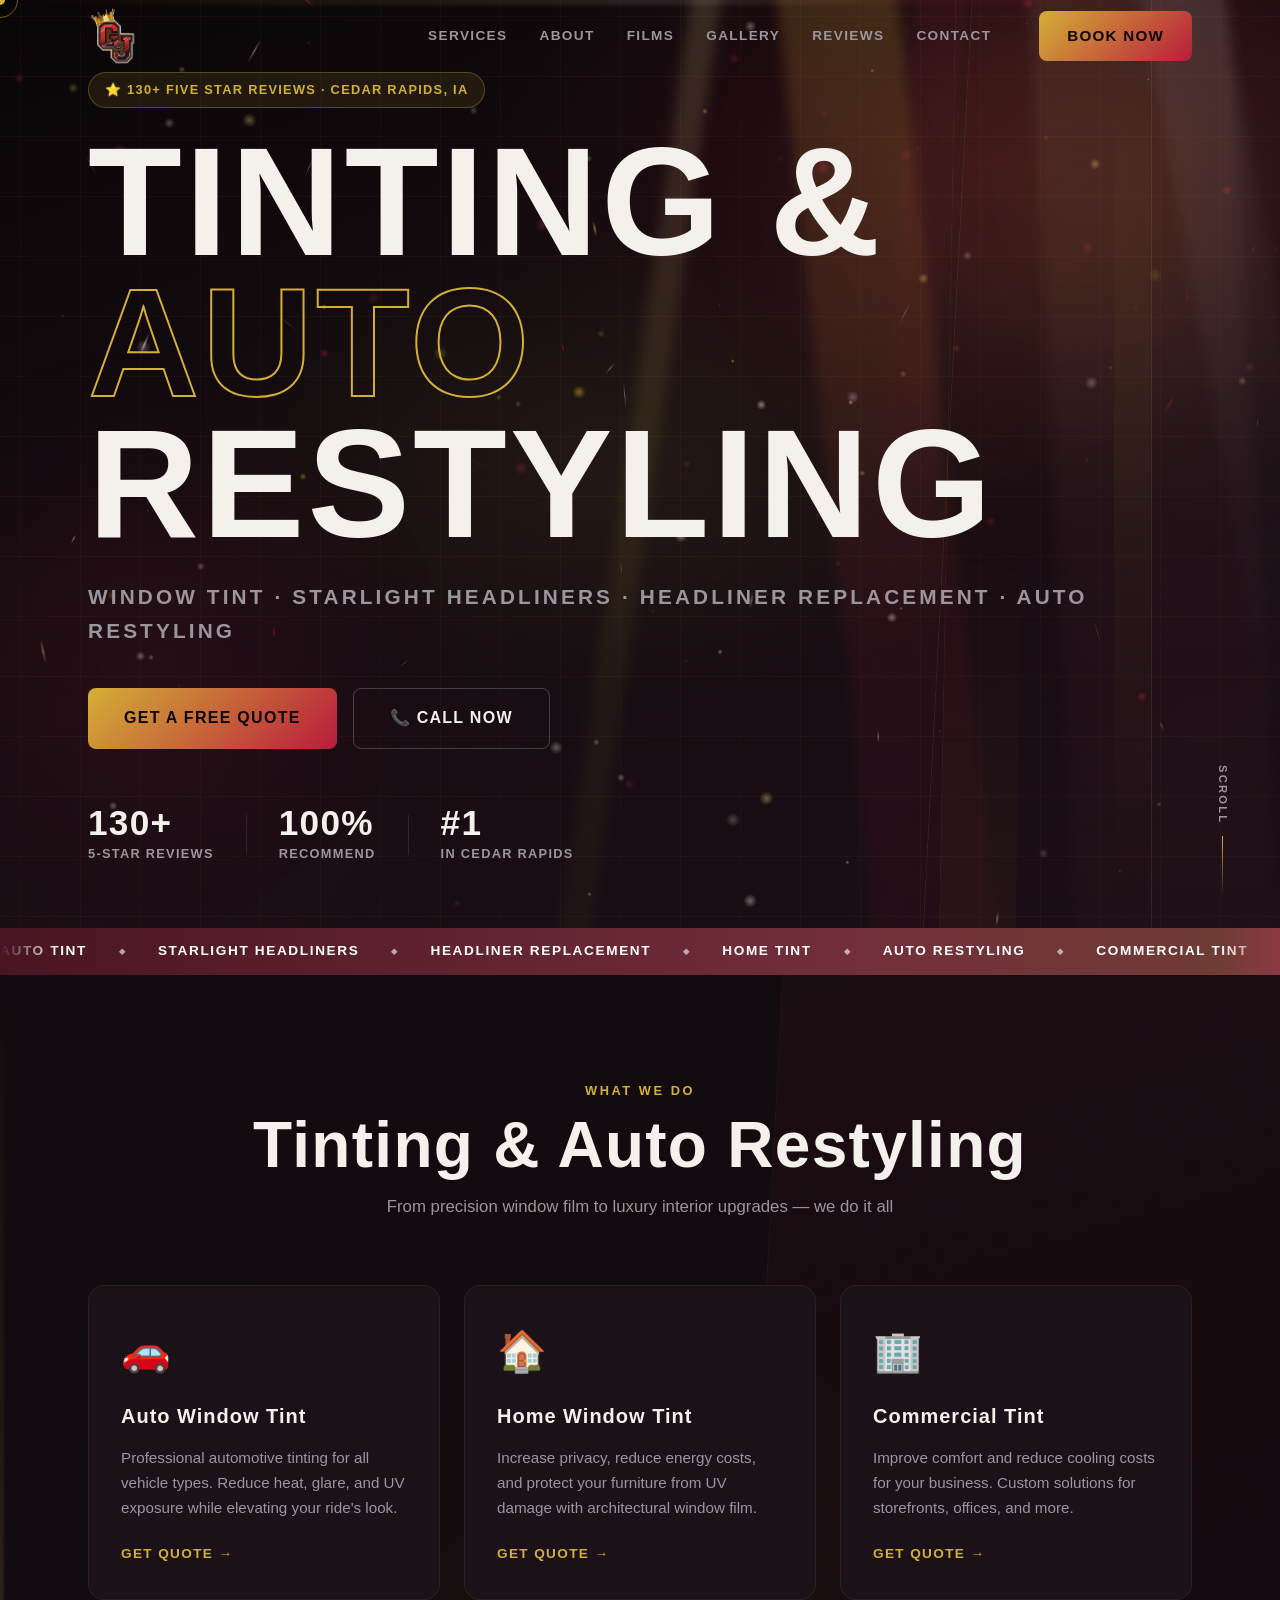
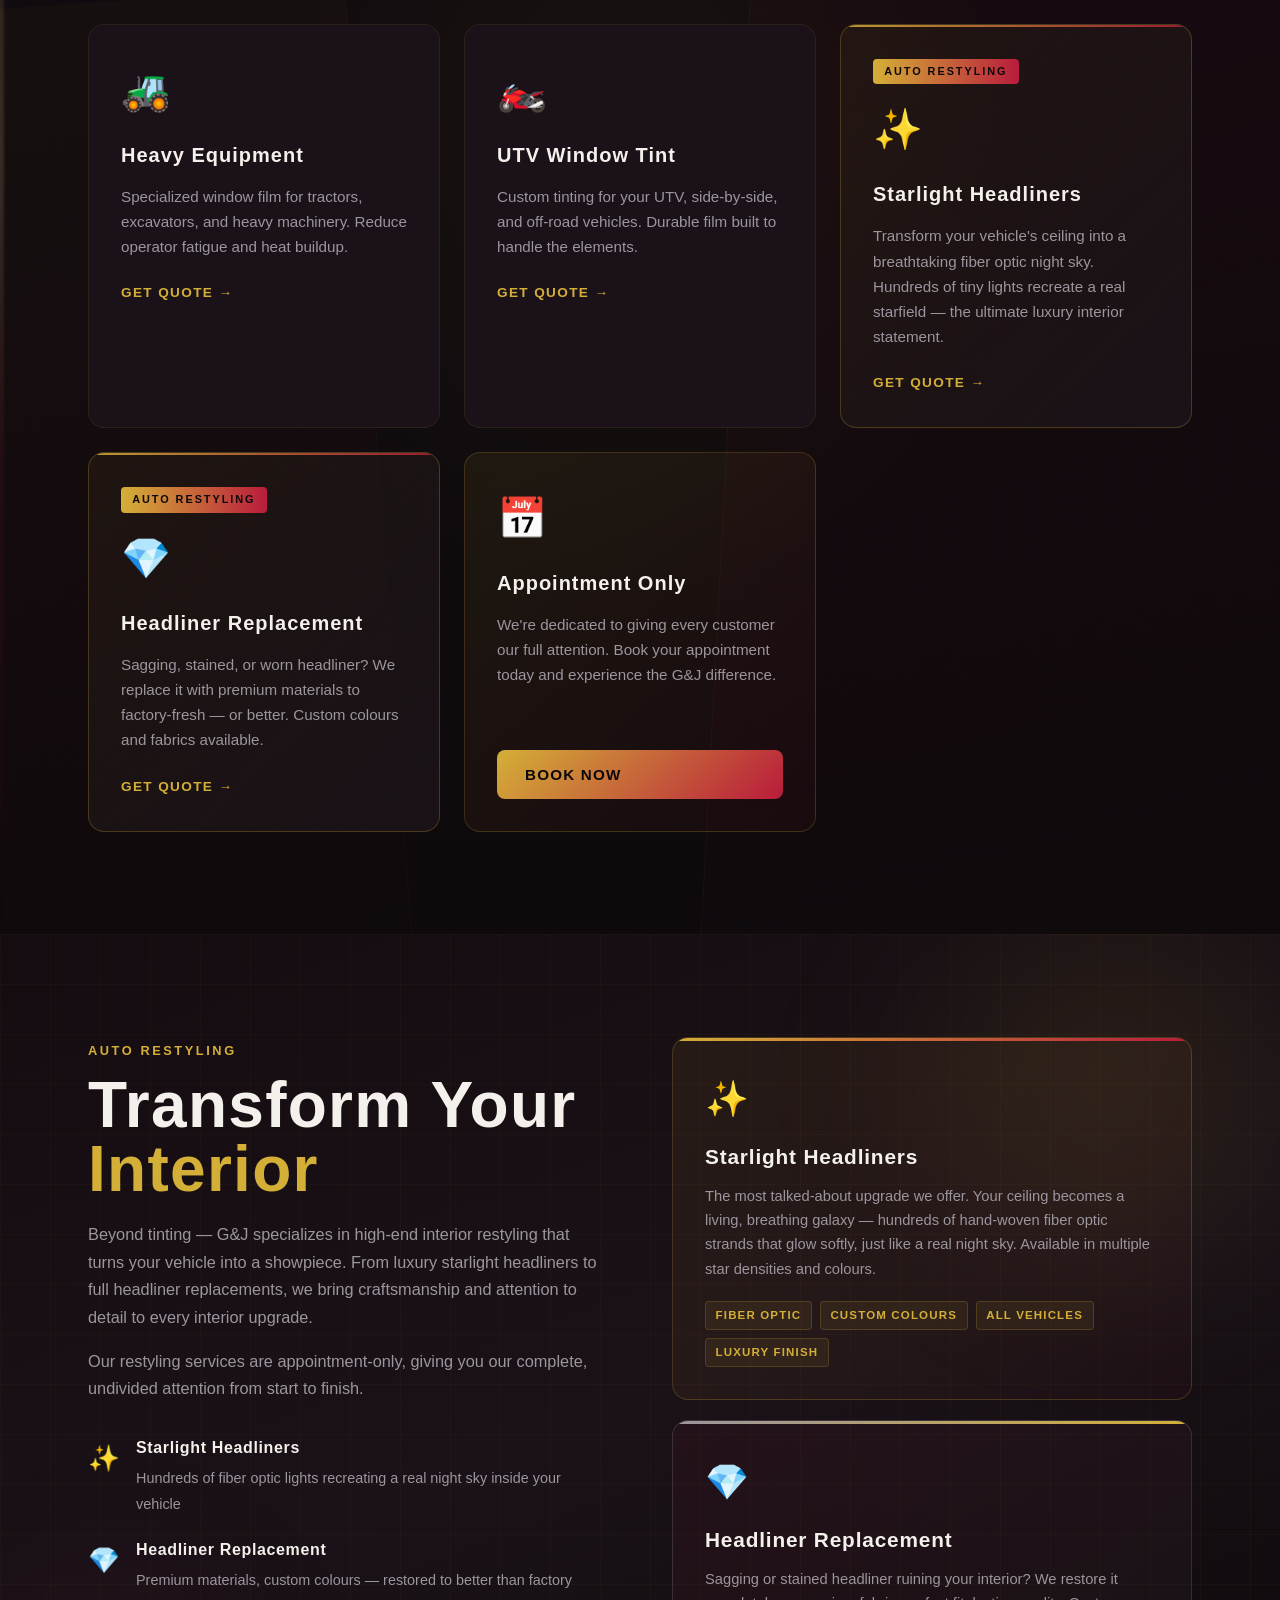
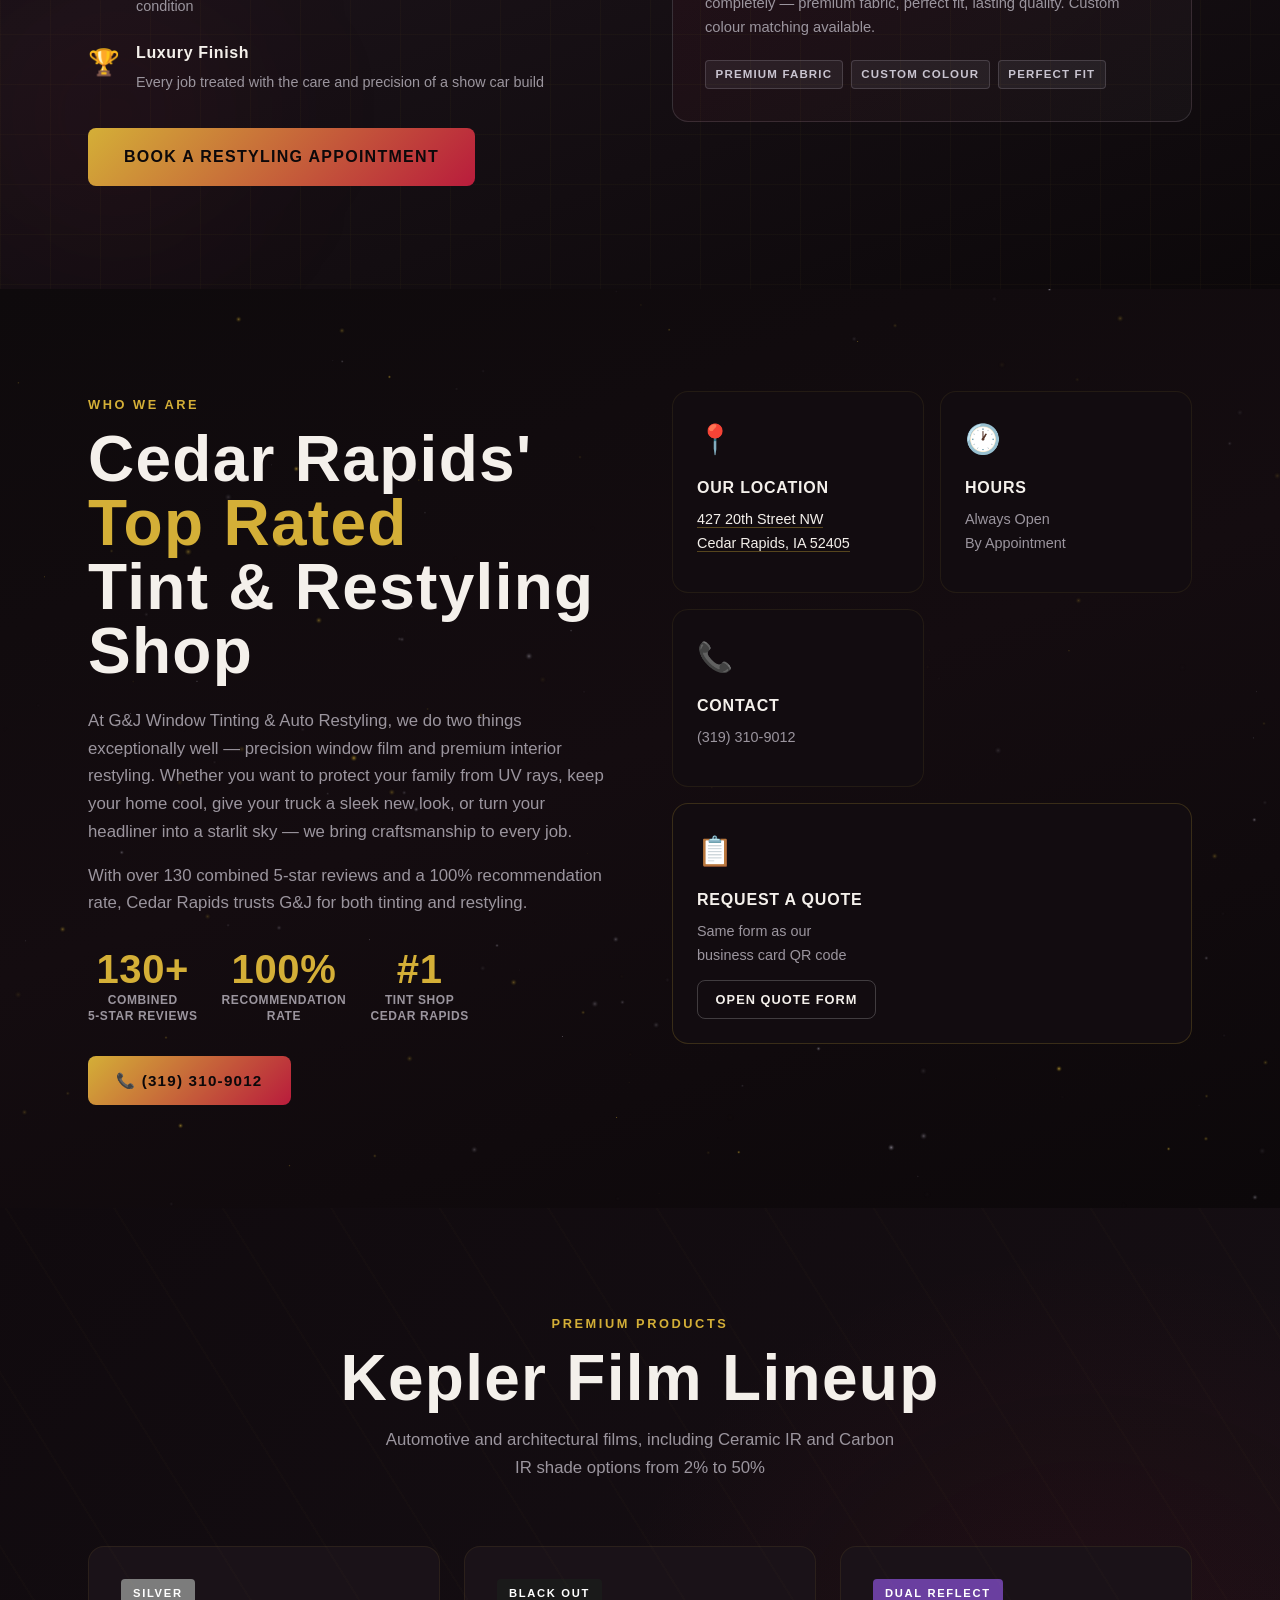
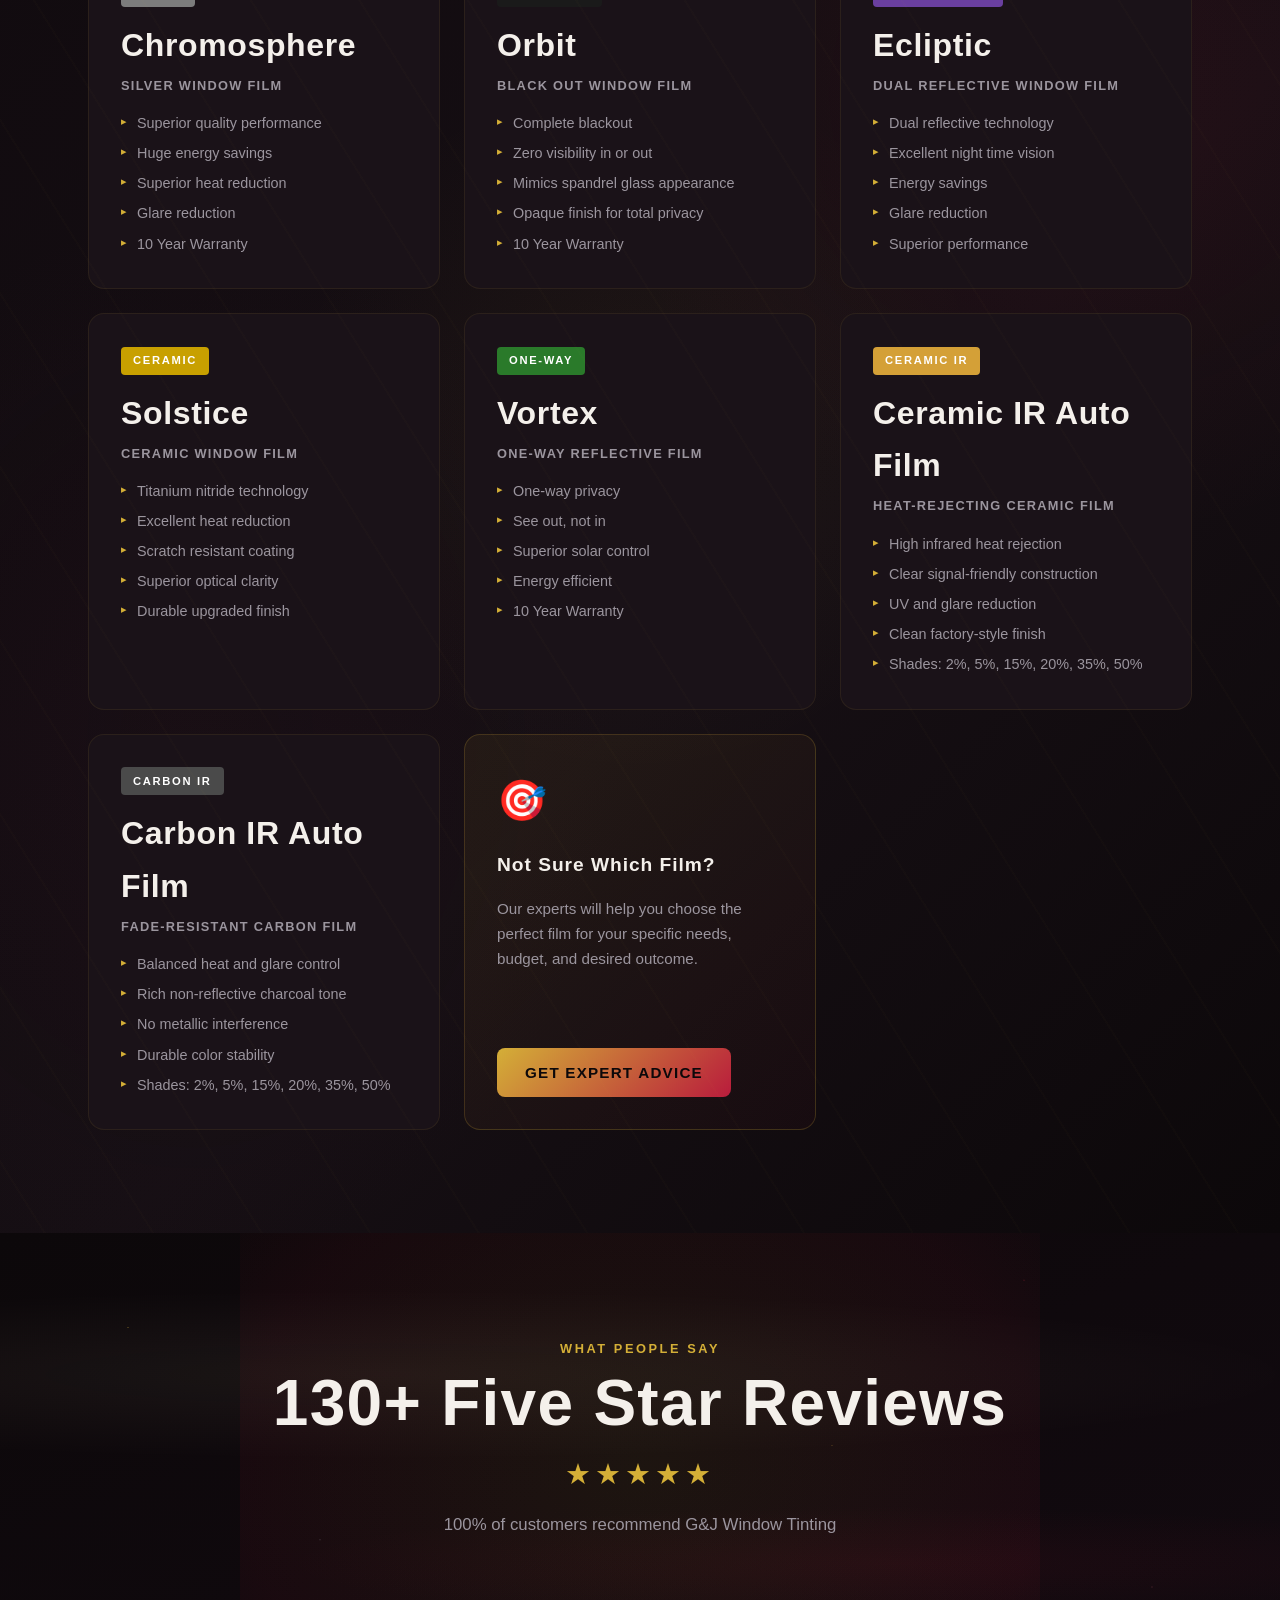
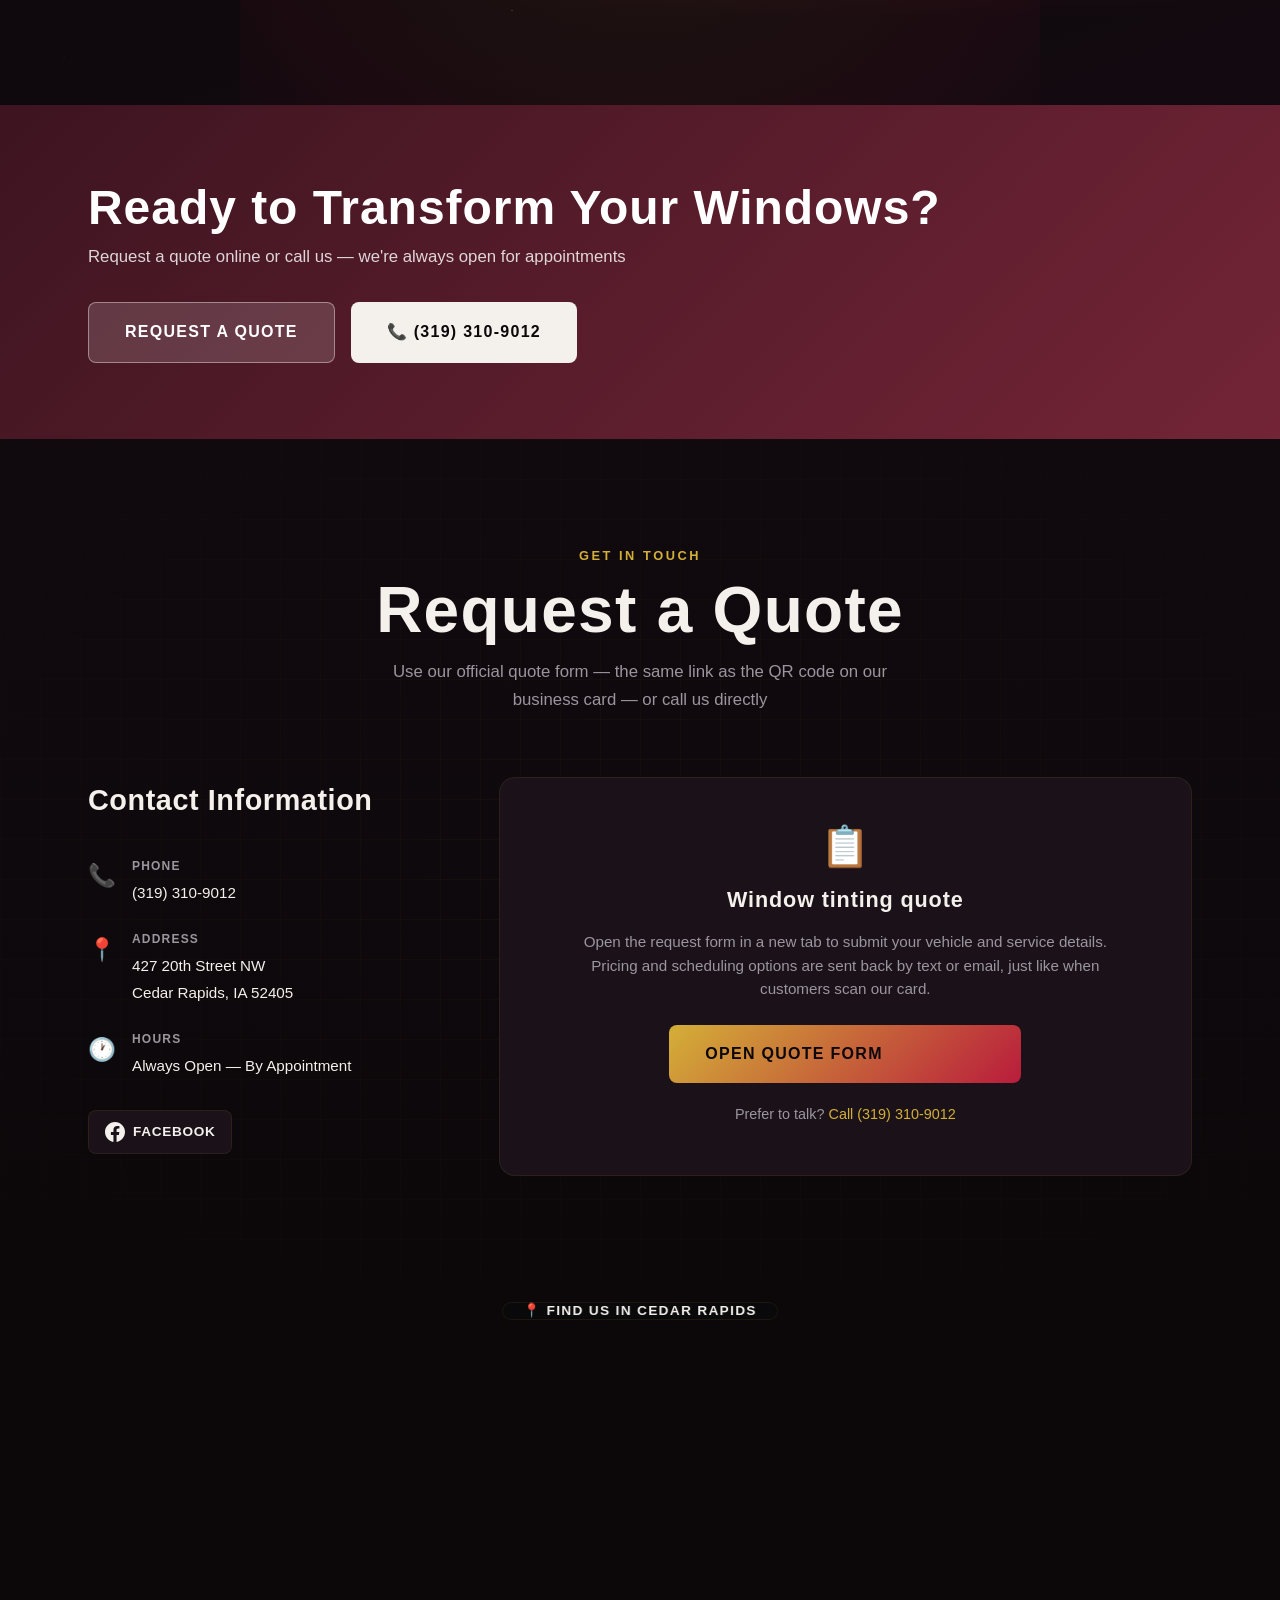
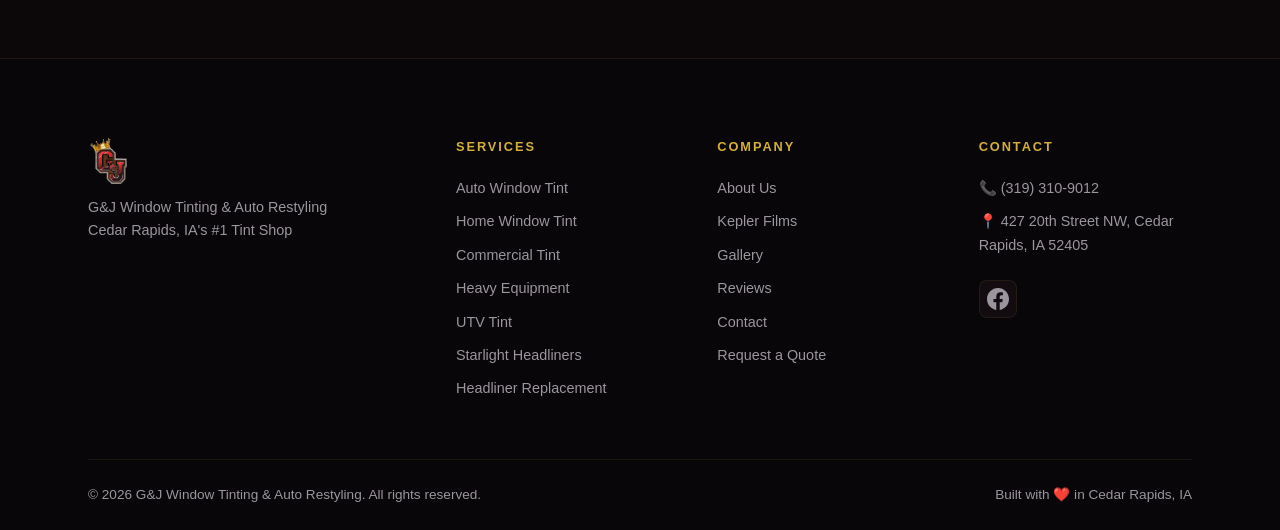
<file: index.html>
<!DOCTYPE html>
<html lang="en">
<head>
  <meta charset="UTF-8" />
  <meta name="viewport" content="width=device-width, initial-scale=1.0" />
  <meta http-equiv="X-UA-Compatible" content="IE=edge" />

  <!-- SEO Meta Tags -->
  <title>G&J Window Tinting & Auto Restyling | Cedar Rapids, IA</title>
  <meta name="description" content="Top Rated Tint Shop in Cedar Rapids. Auto, Home, Commercial, Heavy Equipment & UTV Window Tint. Starlight Headliners. 130+ 5-Star Reviews. Appointment Only. Call (319) 310-9012." />
  <meta name="keywords" content="window tinting cedar rapids, auto tint iowa, window film cedar rapids, starlight headliner, headliner replacement, G&J window tinting" />
  <meta name="author" content="G&J Window Tinting & Auto Restyling" />
  <meta name="robots" content="index, follow" />
  <link rel="canonical" href="https://gjwindowtinting.com/" />

  <!-- Open Graph -->
  <meta property="og:title" content="G&J Window Tinting & Auto Restyling | Cedar Rapids, IA" />
  <meta property="og:description" content="Top Rated Tint Shop in Cedar Rapids. 130+ 5-Star Reviews. Auto, Home, Commercial & more." />
  <meta property="og:type" content="website" />
  <meta property="og:url" content="https://gjwindowtinting.com/" />

  <!-- Security Headers via Meta -->
  <meta http-equiv="Content-Security-Policy"
content="
default-src 'self' https:;
script-src 'self' 'unsafe-inline' 'unsafe-eval' https:;
style-src 'self' 'unsafe-inline' https:;
img-src 'self' data: https:;
frame-src https:;
connect-src 'self' https:;
font-src 'self' https:;
">
  <meta http-equiv="X-Content-Type-Options" content="nosniff" />
  <meta http-equiv="Referrer-Policy" content="strict-origin-when-cross-origin" />
  <meta http-equiv="Permissions-Policy" content="camera=(), microphone=(), geolocation=()" />

  <!-- Icons (same transparent mark as header/footer) -->
  <link rel="icon" type="image/png" href="/images/logo.png" />
  <link rel="apple-touch-icon" href="/images/logo.png" />
  <link rel="manifest" href="/site.webmanifest" />
  <meta name="theme-color" content="#0c080a" />
  <meta name="msapplication-TileColor" content="#0c080a" />

  <!-- Fonts -->
  <link rel="preconnect" href="https://fonts.googleapis.com" crossorigin />
  <link rel="preconnect" href="https://fonts.gstatic.com" crossorigin />
  <link href="https://fonts.googleapis.com/css2?family=Bebas+Neue&family=Barlow:ital,wght@0,300;0,400;0,500;0,600;0,700;1,300&family=Barlow+Condensed:wght@400;600;700&display=swap" rel="stylesheet" />

  <!-- Cache Control -->
  <meta http-equiv="Cache-Control" content="public, max-age=86400" />

  <link rel="stylesheet" href="/css/style.css" />
  <link rel="stylesheet" href="/css/animations.css" />
</head>
<body>

  <!-- ======== LOADER ======== -->
  <div class="loader" id="loader">
    <div class="loader__inner">
      <img src="/images/logo.png" alt="" class="loader__logo-img" width="436" height="533" decoding="async" />
      <div class="loader__bar"><div class="loader__fill"></div></div>
    </div>
  </div>

  <!-- ======== CURSOR ======== -->
  <div class="cursor" id="cursor"></div>
  <div class="cursor-follower" id="cursorFollower"></div>

  <!-- ======== HEADER / NAV ======== -->
  <header class="header" id="header">
    <div class="header__inner">
      <a href="#hero" class="header__logo">
        <img src="/images/logo.png" alt="G&amp;J Window Tinting" class="header__logo-img" width="436" height="533" decoding="async" />
      </a>
      <nav class="header__nav" id="nav">
        <a href="#services">Services</a>
        <a href="#about">About</a>
        <a href="#films">Films</a>
        <a href="/gallery">Gallery</a>
        <a href="/reviews">Reviews</a>
        <a href="#contact">Contact</a>
      </nav>

      <a href="https://app.tintwiz.com/web/cs/anvk2jickwmayuk46wz1s5cshzbacwq8" target="_blank" rel="noopener noreferrer" class="header__cta btn btn--accent">Book Now</a>

      <button class="hamburger" id="hamburger" aria-label="Toggle menu">
        <span></span><span></span><span></span>
      </button>
    </div>

    <!-- Mobile Nav -->
    <div class="mobile-nav" id="mobileNav">
      <a href="#services" class="mobile-nav__link">Services</a>
      <a href="#about" class="mobile-nav__link">About</a>
      <a href="#films" class="mobile-nav__link">Films</a>
      <a href="/gallery" class="mobile-nav__link">Gallery</a>
      <a href="/reviews" class="mobile-nav__link">Reviews</a>
      <a href="#contact" class="mobile-nav__link">Contact</a>
      <a href="tel:3193109012" class="mobile-nav__link mobile-nav__phone">📞 (319) 310-9012</a>
    </div>
  </header>

  <!-- ======== HERO ======== -->
  <section class="hero" id="hero">
    <div class="hero__bg">
      <canvas id="heroCanvas" class="hero__canvas" aria-hidden="true"></canvas>
      <div class="hero__grid"></div>
      <div class="hero__rays" aria-hidden="true">
        <div class="hero__ray hero__ray--1"></div>
        <div class="hero__ray hero__ray--2"></div>
        <div class="hero__ray hero__ray--3"></div>
        <div class="hero__ray hero__ray--4"></div>
        <div class="hero__ray hero__ray--5"></div>
      </div>
      <div class="hero__panes" aria-hidden="true">
        <div class="hero__pane hero__pane--1"></div>
        <div class="hero__pane hero__pane--2"></div>
        <div class="hero__pane hero__pane--3"></div>
      </div>
      <div class="hero__glow hero__glow--1"></div>
      <div class="hero__glow hero__glow--2"></div>
    </div>

    <div class="hero__content">
      <div class="hero__badge reveal">⭐ 130+ Five Star Reviews · Cedar Rapids, IA</div>
      <h1 class="hero__title reveal reveal--delay-1">
        <span class="hero__title-line">TINTING &</span>
        <span class="hero__title-line hero__title-line--accent">AUTO</span>
        <span class="hero__title-line">RESTYLING</span>
      </h1>
      <p class="hero__sub reveal reveal--delay-2">Window Tint · Starlight Headliners · Headliner Replacement · Auto Restyling</p>
      <div class="hero__actions reveal reveal--delay-3">
        <a href="https://app.tintwiz.com/web/cs/anvk2jickwmayuk46wz1s5cshzbacwq8" target="_blank" rel="noopener noreferrer" class="btn btn--accent btn--lg">Get a Free Quote</a>
        <a href="tel:3193109012" class="btn btn--ghost btn--lg">📞 Call Now</a>
      </div>
      <div class="hero__stats reveal reveal--delay-4">
        <div class="hero__stat"><span>130+</span>5-Star Reviews</div>
        <div class="hero__stat-divider"></div>
        <div class="hero__stat"><span>100%</span>Recommend</div>
        <div class="hero__stat-divider"></div>
        <div class="hero__stat"><span>#1</span>In Cedar Rapids</div>
      </div>
    </div>

    <div class="hero__scroll">
      <span>Scroll</span>
      <div class="hero__scroll-line"></div>
    </div>
  </section>

  <!-- ======== TICKER ======== -->
  <div class="ticker">
    <div class="ticker__track">
      <span>AUTO TINT</span><span class="ticker__dot">◆</span>
      <span>STARLIGHT HEADLINERS</span><span class="ticker__dot">◆</span>
      <span>HEADLINER REPLACEMENT</span><span class="ticker__dot">◆</span>
      <span>HOME TINT</span><span class="ticker__dot">◆</span>
      <span>AUTO RESTYLING</span><span class="ticker__dot">◆</span>
      <span>COMMERCIAL TINT</span><span class="ticker__dot">◆</span>
      <span>INTERIOR UPGRADES</span><span class="ticker__dot">◆</span>
      <span>HEAVY EQUIPMENT</span><span class="ticker__dot">◆</span>
      <span>UTV TINT</span><span class="ticker__dot">◆</span>
      <span>KEPLER FILMS</span><span class="ticker__dot">◆</span>
      <span>AUTO TINT</span><span class="ticker__dot">◆</span>
      <span>STARLIGHT HEADLINERS</span><span class="ticker__dot">◆</span>
      <span>HEADLINER REPLACEMENT</span><span class="ticker__dot">◆</span>
      <span>HOME TINT</span><span class="ticker__dot">◆</span>
      <span>AUTO RESTYLING</span><span class="ticker__dot">◆</span>
      <span>COMMERCIAL TINT</span><span class="ticker__dot">◆</span>
      <span>INTERIOR UPGRADES</span><span class="ticker__dot">◆</span>
      <span>HEAVY EQUIPMENT</span><span class="ticker__dot">◆</span>
      <span>UTV TINT</span><span class="ticker__dot">◆</span>
      <span>KEPLER FILMS</span><span class="ticker__dot">◆</span>
    </div>
  </div>

  <!-- ======== SERVICES ======== -->
  <section class="services section" id="services">
    <div class="services__bg" aria-hidden="true">
      <div class="services__film services__film--1"></div>
      <div class="services__film services__film--2"></div>
      <div class="services__film services__film--3"></div>
      <div class="services__shimmer"></div>
    </div>
    <div class="container">
      <div class="section-header reveal">
        <span class="section-label">What We Do</span>
        <h2 class="section-title">Tinting & Auto Restyling</h2>
        <p class="section-sub">From precision window film to luxury interior upgrades — we do it all</p>
      </div>

      <div class="services__grid">

        <div class="service-card reveal">
          <div class="service-card__icon">🚗</div>
          <h3>Auto Window Tint</h3>
          <p>Professional automotive tinting for all vehicle types. Reduce heat, glare, and UV exposure while elevating your ride's look.</p>
          <a href="https://app.tintwiz.com/web/cs/anvk2jickwmayuk46wz1s5cshzbacwq8" target="_blank" rel="noopener noreferrer" class="service-card__link">Get Quote →</a>
        </div>

        <div class="service-card reveal reveal--delay-1">
          <div class="service-card__icon">🏠</div>
          <h3>Home Window Tint</h3>
          <p>Increase privacy, reduce energy costs, and protect your furniture from UV damage with architectural window film.</p>
          <a href="https://app.tintwiz.com/web/cs/anvk2jickwmayuk46wz1s5cshzbacwq8" target="_blank" rel="noopener noreferrer" class="service-card__link">Get Quote →</a>
        </div>

        <div class="service-card reveal reveal--delay-2">
          <div class="service-card__icon">🏢</div>
          <h3>Commercial Tint</h3>
          <p>Improve comfort and reduce cooling costs for your business. Custom solutions for storefronts, offices, and more.</p>
          <a href="https://app.tintwiz.com/web/cs/anvk2jickwmayuk46wz1s5cshzbacwq8" target="_blank" rel="noopener noreferrer" class="service-card__link">Get Quote →</a>
        </div>

        <div class="service-card reveal reveal--delay-3">
          <div class="service-card__icon">🚜</div>
          <h3>Heavy Equipment</h3>
          <p>Specialized window film for tractors, excavators, and heavy machinery. Reduce operator fatigue and heat buildup.</p>
          <a href="https://app.tintwiz.com/web/cs/anvk2jickwmayuk46wz1s5cshzbacwq8" target="_blank" rel="noopener noreferrer" class="service-card__link">Get Quote →</a>
        </div>

        <div class="service-card reveal reveal--delay-1">
          <div class="service-card__icon">🏍️</div>
          <h3>UTV Window Tint</h3>
          <p>Custom tinting for your UTV, side-by-side, and off-road vehicles. Durable film built to handle the elements.</p>
          <a href="https://app.tintwiz.com/web/cs/anvk2jickwmayuk46wz1s5cshzbacwq8" target="_blank" rel="noopener noreferrer" class="service-card__link">Get Quote →</a>
        </div>

        <div class="service-card service-card--restyling reveal reveal--delay-2">
          <div class="service-card__restyling-badge">AUTO RESTYLING</div>
          <div class="service-card__icon">✨</div>
          <h3>Starlight Headliners</h3>
          <p>Transform your vehicle's ceiling into a breathtaking fiber optic night sky. Hundreds of tiny lights recreate a real starfield — the ultimate luxury interior statement.</p>
          <a href="https://app.tintwiz.com/web/cs/anvk2jickwmayuk46wz1s5cshzbacwq8" target="_blank" rel="noopener noreferrer" class="service-card__link">Get Quote →</a>
        </div>

        <div class="service-card service-card--restyling reveal reveal--delay-3">
          <div class="service-card__restyling-badge">AUTO RESTYLING</div>
          <div class="service-card__icon">💎</div>
          <h3>Headliner Replacement</h3>
          <p>Sagging, stained, or worn headliner? We replace it with premium materials to factory-fresh — or better. Custom colours and fabrics available.</p>
          <a href="https://app.tintwiz.com/web/cs/anvk2jickwmayuk46wz1s5cshzbacwq8" target="_blank" rel="noopener noreferrer" class="service-card__link">Get Quote →</a>
        </div>

        <div class="service-card service-card--cta reveal reveal--delay-1">
          <div class="service-card__icon">📅</div>
          <h3>Appointment Only</h3>
          <p>We're dedicated to giving every customer our full attention. Book your appointment today and experience the G&J difference.</p>
          <a href="https://app.tintwiz.com/web/cs/anvk2jickwmayuk46wz1s5cshzbacwq8" target="_blank" rel="noopener noreferrer" class="btn btn--accent">Book Now</a>
        </div>

      </div>
    </div>
  </section>

  <!-- ======== AUTO RESTYLING SPOTLIGHT ======== -->
  <section class="restyling section" id="restyling">
    <div class="restyling__bg" aria-hidden="true">
      <div class="restyling__glow restyling__glow--1"></div>
      <div class="restyling__glow restyling__glow--2"></div>
      <div class="restyling__lines"></div>
    </div>
    <div class="container">
      <div class="restyling__inner">

        <div class="restyling__left reveal">
          <span class="section-label">Auto Restyling</span>
          <h2 class="section-title">Transform Your<br/><em>Interior</em></h2>
          <p>Beyond tinting — G&J specializes in high-end interior restyling that turns your vehicle into a showpiece. From luxury starlight headliners to full headliner replacements, we bring craftsmanship and attention to detail to every interior upgrade.</p>
          <p>Our restyling services are appointment-only, giving you our complete, undivided attention from start to finish.</p>
          <div class="restyling__features">
            <div class="restyling__feature">
              <div class="restyling__feature-icon">✨</div>
              <div>
                <strong>Starlight Headliners</strong>
                <span>Hundreds of fiber optic lights recreating a real night sky inside your vehicle</span>
              </div>
            </div>
            <div class="restyling__feature">
              <div class="restyling__feature-icon">💎</div>
              <div>
                <strong>Headliner Replacement</strong>
                <span>Premium materials, custom colours — restored to better than factory condition</span>
              </div>
            </div>
            <div class="restyling__feature">
              <div class="restyling__feature-icon">🏆</div>
              <div>
                <strong>Luxury Finish</strong>
                <span>Every job treated with the care and precision of a show car build</span>
              </div>
            </div>
          </div>
          <a href="https://app.tintwiz.com/web/cs/anvk2jickwmayuk46wz1s5cshzbacwq8" target="_blank" rel="noopener noreferrer" class="btn btn--accent btn--lg">Book a Restyling Appointment</a>
        </div>

        <div class="restyling__right reveal reveal--delay-2">
          <div class="restyling__showcase">
            <div class="restyling__showcase-card restyling__showcase-card--main">
              <div class="restyling__showcase-icon">✨</div>
              <h3>Starlight Headliners</h3>
              <p>The most talked-about upgrade we offer. Your ceiling becomes a living, breathing galaxy — hundreds of hand-woven fiber optic strands that glow softly, just like a real night sky. Available in multiple star densities and colours.</p>
              <div class="restyling__showcase-tags">
                <span>Fiber Optic</span>
                <span>Custom Colours</span>
                <span>All Vehicles</span>
                <span>Luxury Finish</span>
              </div>
            </div>
            <div class="restyling__showcase-card restyling__showcase-card--secondary">
              <div class="restyling__showcase-icon">💎</div>
              <h3>Headliner Replacement</h3>
              <p>Sagging or stained headliner ruining your interior? We restore it completely — premium fabric, perfect fit, lasting quality. Custom colour matching available.</p>
              <div class="restyling__showcase-tags">
                <span>Premium Fabric</span>
                <span>Custom Colour</span>
                <span>Perfect Fit</span>
              </div>
            </div>
          </div>
        </div>

      </div>
    </div>
  </section>

  <!-- ======== ABOUT ======== -->
  <section class="about section" id="about">
    <canvas id="starCanvas" class="about__stars" aria-hidden="true"></canvas>
    <div class="about__bg-text">TINTING</div>
    <div class="container">
      <div class="about__inner">
        <div class="about__left reveal">
          <span class="section-label">Who We Are</span>
          <h2 class="section-title">Cedar Rapids'<br /><em>Top Rated</em><br />Tint & Restyling Shop</h2>
          <p>At G&J Window Tinting & Auto Restyling, we do two things exceptionally well — precision window film and premium interior restyling. Whether you want to protect your family from UV rays, keep your home cool, give your truck a sleek new look, or turn your headliner into a starlit sky — we bring craftsmanship to every job.</p>
          <p>With over 130 combined 5-star reviews and a 100% recommendation rate, Cedar Rapids trusts G&J for both tinting and restyling.</p>
          <div class="about__badges">
            <div class="about__badge">
              <span class="about__badge-num">130+</span>
              <span>Combined<br/>5-Star Reviews</span>
            </div>
            <div class="about__badge">
              <span class="about__badge-num">100%</span>
              <span>Recommendation<br/>Rate</span>
            </div>
            <div class="about__badge">
              <span class="about__badge-num">#1</span>
              <span>Tint Shop<br/>Cedar Rapids</span>
            </div>
          </div>
          <a href="tel:3193109012" class="btn btn--accent">📞 (319) 310-9012</a>
        </div>
        <div class="about__right reveal reveal--delay-2">
          <div class="about__card">
            <div class="about__card-icon">📍</div>
            <h4>Our Location</h4>
            <p><a href="https://www.google.com/maps/search/?api=1&amp;query=427+20th+Street+NW,+Cedar+Rapids,+IA+52405" target="_blank" rel="noopener noreferrer" class="about__map-link">427 20th Street NW<br/>Cedar Rapids, IA 52405</a></p>
          </div>
          <div class="about__card">
            <div class="about__card-icon">🕐</div>
            <h4>Hours</h4>
            <p>Always Open<br/>By Appointment</p>
          </div>
          <div class="about__card">
            <div class="about__card-icon">📞</div>
            <h4>Contact</h4>
            <p><a href="tel:3193109012">(319) 310-9012</a></p>
          </div>
          <div class="about__card about__card--accent">
            <div class="about__card-icon">📋</div>
            <h4>Request a quote</h4>
            <p>Same form as our<br/>business card QR code</p>
            <a href="https://app.tintwiz.com/web/cs/anvk2jickwmayuk46wz1s5cshzbacwq8" target="_blank" rel="noopener noreferrer" class="btn btn--ghost btn--sm">Open quote form</a>
          </div>
        </div>
      </div>
    </div>
  </section>

  <!-- ======== KEPLER FILMS ======== -->
  <section class="films section" id="films">
    <div class="container">
      <div class="section-header reveal">
        <span class="section-label">Premium Products</span>
        <h2 class="section-title">Kepler Film Lineup</h2>
        <p class="section-sub">Automotive and architectural films, including Ceramic IR and Carbon IR shade options from 2% to 50%</p>
      </div>

      <div class="films__grid">

        <div class="film-card reveal">
          <div class="film-card__badge" style="background:#7c7c7c;">SILVER</div>
          <h3>Chromosphere</h3>
          <p class="film-card__type">Silver Window Film</p>
          <ul>
            <li>Superior quality performance</li>
            <li>Huge energy savings</li>
            <li>Superior heat reduction</li>
            <li>Glare reduction</li>
            <li>10 Year Warranty</li>
          </ul>
        </div>

        <div class="film-card reveal reveal--delay-1">
          <div class="film-card__badge" style="background:#1a1a1a;">BLACK OUT</div>
          <h3>Orbit</h3>
          <p class="film-card__type">Black Out Window Film</p>
          <ul>
            <li>Complete blackout</li>
            <li>Zero visibility in or out</li>
            <li>Mimics spandrel glass appearance</li>
            <li>Opaque finish for total privacy</li>
            <li>10 Year Warranty</li>
          </ul>
        </div>

        <div class="film-card reveal reveal--delay-2">
          <div class="film-card__badge" style="background:#6a3fa0;">DUAL REFLECT</div>
          <h3>Ecliptic</h3>
          <p class="film-card__type">Dual Reflective Window Film</p>
          <ul>
            <li>Dual reflective technology</li>
            <li>Excellent night time vision</li>
            <li>Energy savings</li>
            <li>Glare reduction</li>
            <li>Superior performance</li>
          </ul>
        </div>

        <div class="film-card reveal reveal--delay-3">
          <div class="film-card__badge" style="background:#c8a000;">CERAMIC</div>
          <h3>Solstice</h3>
          <p class="film-card__type">Ceramic Window Film</p>
          <ul>
            <li>Titanium nitride technology</li>
            <li>Excellent heat reduction</li>
            <li>Scratch resistant coating</li>
            <li>Superior optical clarity</li>
            <li>Durable upgraded finish</li>
          </ul>
        </div>

        <div class="film-card reveal reveal--delay-1">
          <div class="film-card__badge" style="background:#2a7a2a;">ONE-WAY</div>
          <h3>Vortex</h3>
          <p class="film-card__type">One-Way Reflective Film</p>
          <ul>
            <li>One-way privacy</li>
            <li>See out, not in</li>
            <li>Superior solar control</li>
            <li>Energy efficient</li>
            <li>10 Year Warranty</li>
          </ul>
        </div>

        <div class="film-card reveal reveal--delay-2">
          <div class="film-card__badge" style="background:#d4a037;">CERAMIC IR</div>
          <h3>Ceramic IR Auto Film</h3>
          <p class="film-card__type">Heat-Rejecting Ceramic Film</p>
          <ul>
            <li>High infrared heat rejection</li>
            <li>Clear signal-friendly construction</li>
            <li>UV and glare reduction</li>
            <li>Clean factory-style finish</li>
            <li>Shades: 2%, 5%, 15%, 20%, 35%, 50%</li>
          </ul>
        </div>

        <div class="film-card reveal reveal--delay-3">
          <div class="film-card__badge" style="background:#4a4a4a;">CARBON IR</div>
          <h3>Carbon IR Auto Film</h3>
          <p class="film-card__type">Fade-Resistant Carbon Film</p>
          <ul>
            <li>Balanced heat and glare control</li>
            <li>Rich non-reflective charcoal tone</li>
            <li>No metallic interference</li>
            <li>Durable color stability</li>
            <li>Shades: 2%, 5%, 15%, 20%, 35%, 50%</li>
          </ul>
        </div>

        <div class="film-card film-card--quote reveal reveal--delay-2">
          <div class="film-card__icon">🎯</div>
          <h3>Not Sure Which Film?</h3>
          <p>Our experts will help you choose the perfect film for your specific needs, budget, and desired outcome.</p>
          <a href="https://app.tintwiz.com/web/cs/anvk2jickwmayuk46wz1s5cshzbacwq8" target="_blank" rel="noopener noreferrer" class="btn btn--accent">Get Expert Advice</a>
        </div>

      </div>
    </div>
  </section>

  <!-- ======== REVIEWS ======== -->
  <section class="reviews section" id="reviews">
    <div class="reviews__bg">
      <div class="reviews__glow"></div>
    </div>
    <div class="container">
      <div class="section-header reveal">
        <span class="section-label">What People Say</span>
        <h2 class="section-title">130+ Five Star Reviews</h2>
        <div class="reviews__stars">★★★★★</div>
        <p class="section-sub">100% of customers recommend G&J Window Tinting</p>
      </div>

      <div class="reviews__widget">
        <div class="sk-ww-google-reviews" data-embed-id="25669964"></div>
        <script src="https://widgets.sociablekit.com/google-reviews/widget.js" defer></script>
      </div>
    </div>
  </section>

  <!-- ======== BOOKING BANNER ======== -->
  <section class="booking-banner reveal">
    <div class="container">
      <div class="booking-banner__inner">
        <div class="booking-banner__text">
          <h2>Ready to Transform Your Windows?</h2>
          <p>Request a quote online or call us — we're always open for appointments</p>
        </div>
        <div class="booking-banner__actions">
          <a href="https://app.tintwiz.com/web/cs/anvk2jickwmayuk46wz1s5cshzbacwq8" target="_blank" rel="noopener noreferrer" class="btn btn--accent btn--lg">Request a Quote</a>
          <a href="tel:3193109012" class="btn btn--white btn--lg">📞 (319) 310-9012</a>
        </div>
      </div>
    </div>
  </section>

  <!-- ======== CONTACT ======== -->
  <section class="contact section" id="contact">
    <div class="container">
      <div class="section-header reveal">
        <span class="section-label">Get In Touch</span>
        <h2 class="section-title">Request a Quote</h2>
        <p class="section-sub">Use our official quote form — the same link as the QR code on our business card — or call us directly</p>
      </div>

      <div class="contact__inner">
        <div class="contact__info reveal">
          <h3>Contact Information</h3>

          <div class="contact__item">
            <div class="contact__item-icon">📞</div>
            <div>
              <span>Phone</span>
              <a href="tel:3193109012">(319) 310-9012</a>
            </div>
          </div>

          <div class="contact__item">
            <div class="contact__item-icon">📍</div>
            <div>
              <span>Address</span>
              <a href="https://www.google.com/maps/search/?api=1&amp;query=427+20th+Street+NW,+Cedar+Rapids,+IA+52405" target="_blank" rel="noopener noreferrer">
                427 20th Street NW<br/>Cedar Rapids, IA 52405
              </a>
            </div>
          </div>

          <div class="contact__item">
            <div class="contact__item-icon">🕐</div>
            <div>
              <span>Hours</span>
              <p>Always Open — By Appointment</p>
            </div>
          </div>

          <div class="contact__social">
            <a href="https://www.facebook.com/share/1D8xxvSvEb/" target="_blank" rel="noopener noreferrer" class="contact__social-btn">
              <svg viewBox="0 0 24 24" fill="currentColor" width="20" height="20"><path d="M24 12.073c0-6.627-5.373-12-12-12s-12 5.373-12 12c0 5.99 4.388 10.954 10.125 11.854v-8.385H7.078v-3.47h3.047V9.43c0-3.007 1.792-4.669 4.533-4.669 1.312 0 2.686.235 2.686.235v2.953H15.83c-1.491 0-1.956.925-1.956 1.874v2.25h3.328l-.532 3.47h-2.796v8.385C19.612 23.027 24 18.062 24 12.073z"/></svg>
              Facebook
            </a>
          </div>
        </div>

        <div class="contact__form reveal reveal--delay-2">
          <div class="form-wrapper contact-quote-card">
            <div class="contact-quote-card__icon" aria-hidden="true">📋</div>
            <h3 class="contact-quote-card__title">Window tinting quote</h3>
            <p class="contact-quote-card__text">Open the request form in a new tab to submit your vehicle and service details. Pricing and scheduling options are sent back by text or email, just like when customers scan our card.</p>
            <a href="https://app.tintwiz.com/web/cs/anvk2jickwmayuk46wz1s5cshzbacwq8" target="_blank" rel="noopener noreferrer" class="btn btn--accent btn--lg contact-quote-card__btn">Open quote form</a>
            <p class="contact-quote-card__call">Prefer to talk? <a href="tel:3193109012">Call (319) 310-9012</a></p>
          </div>
        </div>

      </div>
    </div>
  </section>

  <!-- ======== MAP ======== -->
  <section class="map-section">
    <div class="map-section__label">
      <span>📍 Find Us in Cedar Rapids</span>
    </div>
    <iframe
      src="https://www.google.com/maps/embed?pb=!1m18!1m12!1m3!1d2967.948!2d-91.685!3d42.000!2m3!1f0!2f0!3f0!3m2!1i1024!2i768!4f13.1!3m3!1m2!1s0x0%3A0x0!2s427+20th+St+NW%2C+Cedar+Rapids%2C+IA+52405!5e0!3m2!1sen!2sus!4v1"
      width="100%"
      height="380"
      style="border:0;"
      allowfullscreen=""
      loading="lazy"
      referrerpolicy="no-referrer-when-downgrade"
      title="G&J Window Tinting Location Map"
    ></iframe>
  </section>

  <!-- ======== FOOTER ======== -->
  <footer class="footer">
    <div class="container">
      <div class="footer__inner">
        <div class="footer__brand">
          <img src="/images/logo.png" alt="G&J Window Tinting" class="footer__logo-img" width="436" height="533" decoding="async" />
          <p>G&J Window Tinting & Auto Restyling</p>
          <p>Cedar Rapids, IA's #1 Tint Shop</p>
        </div>

        <div class="footer__links">
          <h4>Services</h4>
          <a href="#services">Auto Window Tint</a>
          <a href="#services">Home Window Tint</a>
          <a href="#services">Commercial Tint</a>
          <a href="#services">Heavy Equipment</a>
          <a href="#services">UTV Tint</a>
          <a href="#services">Starlight Headliners</a>
          <a href="#services">Headliner Replacement</a>
        </div>

        <div class="footer__links">
          <h4>Company</h4>
          <a href="#about">About Us</a>
          <a href="#films">Kepler Films</a>
          <a href="/gallery">Gallery</a>
          <a href="/reviews">Reviews</a>
          <a href="#contact">Contact</a>
          <a href="https://app.tintwiz.com/web/cs/anvk2jickwmayuk46wz1s5cshzbacwq8" target="_blank" rel="noopener noreferrer">Request a Quote</a>
        </div>

        <div class="footer__contact">
          <h4>Contact</h4>
          <a href="tel:3193109012">📞 (319) 310-9012</a>
          <a href="https://www.google.com/maps/search/?api=1&amp;query=427+20th+Street+NW,+Cedar+Rapids,+IA+52405" target="_blank" rel="noopener noreferrer">📍 427 20th Street NW, Cedar Rapids, IA 52405</a>
          <div class="footer__social">
            <a href="https://www.facebook.com/share/1D8xxvSvEb/" target="_blank" rel="noopener noreferrer" aria-label="Facebook">
              <svg viewBox="0 0 24 24" fill="currentColor" width="22" height="22"><path d="M24 12.073c0-6.627-5.373-12-12-12s-12 5.373-12 12c0 5.99 4.388 10.954 10.125 11.854v-8.385H7.078v-3.47h3.047V9.43c0-3.007 1.792-4.669 4.533-4.669 1.312 0 2.686.235 2.686.235v2.953H15.83c-1.491 0-1.956.925-1.956 1.874v2.25h3.328l-.532 3.47h-2.796v8.385C19.612 23.027 24 18.062 24 12.073z"/></svg>
            </a>
          </div>
        </div>
      </div>

      <div class="footer__bottom">
        <p>© <span id="year"></span> G&J Window Tinting & Auto Restyling. All rights reserved.</p>
        <p>Built with ❤️ in Cedar Rapids, IA</p>
      </div>
    </div>
  </footer>

  <!-- Back to Top -->
  <button class="back-to-top" id="backToTop" aria-label="Back to top">↑</button>

  <script src="/js/main.js"></script>
  <script src="/js/animations.js"></script>
</body>
</html>
</file>
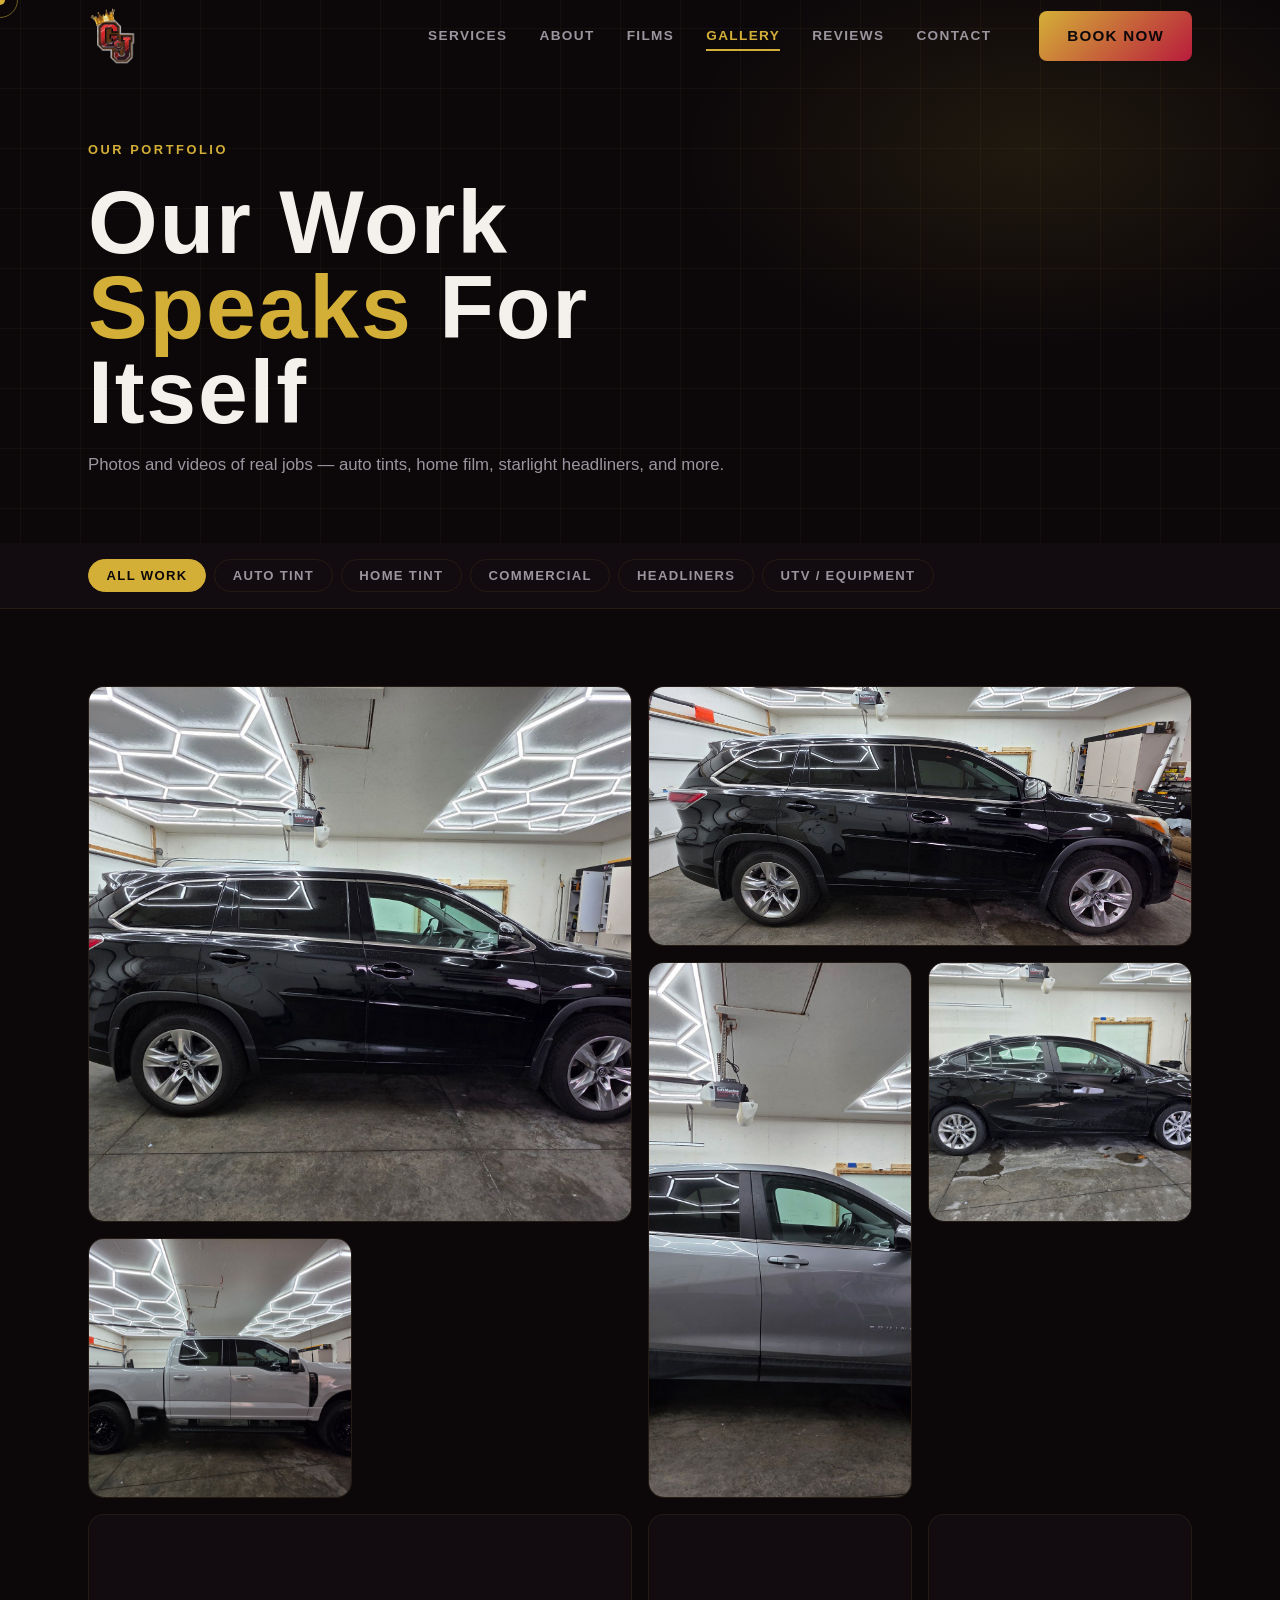
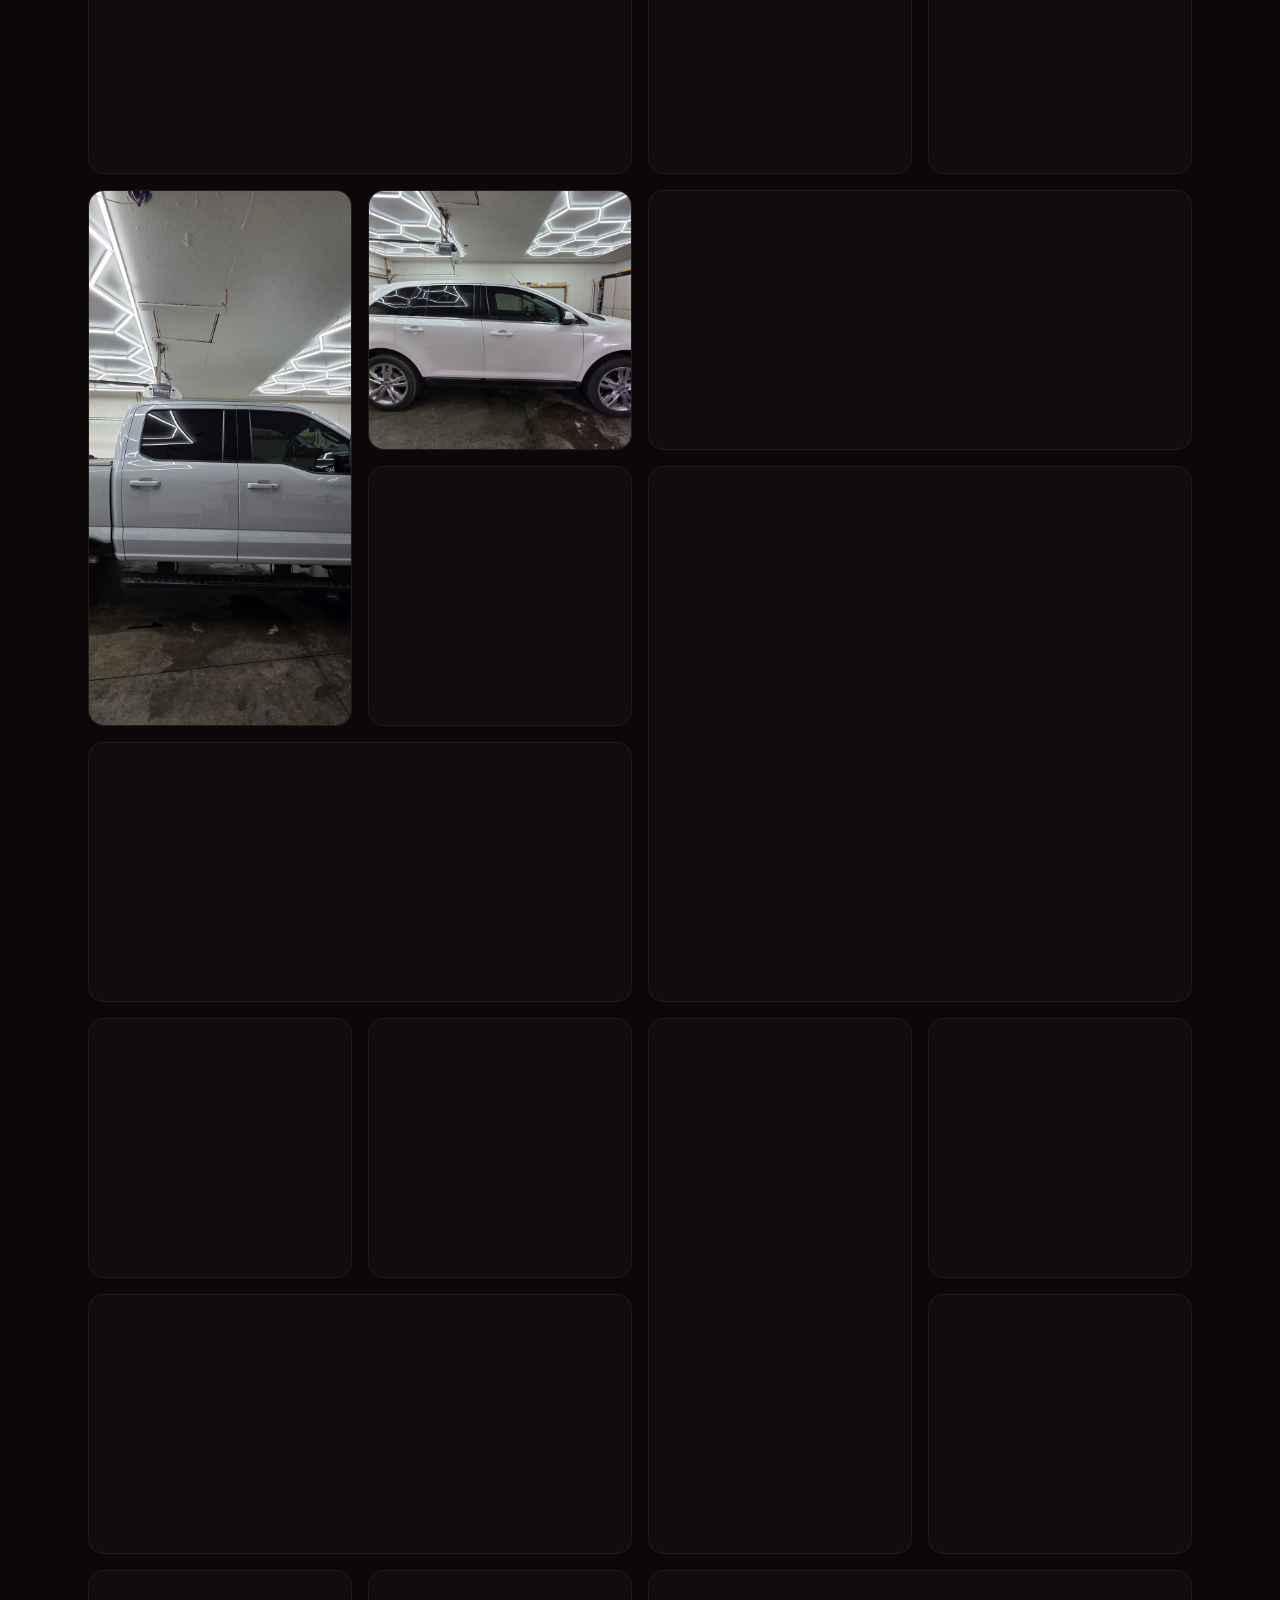
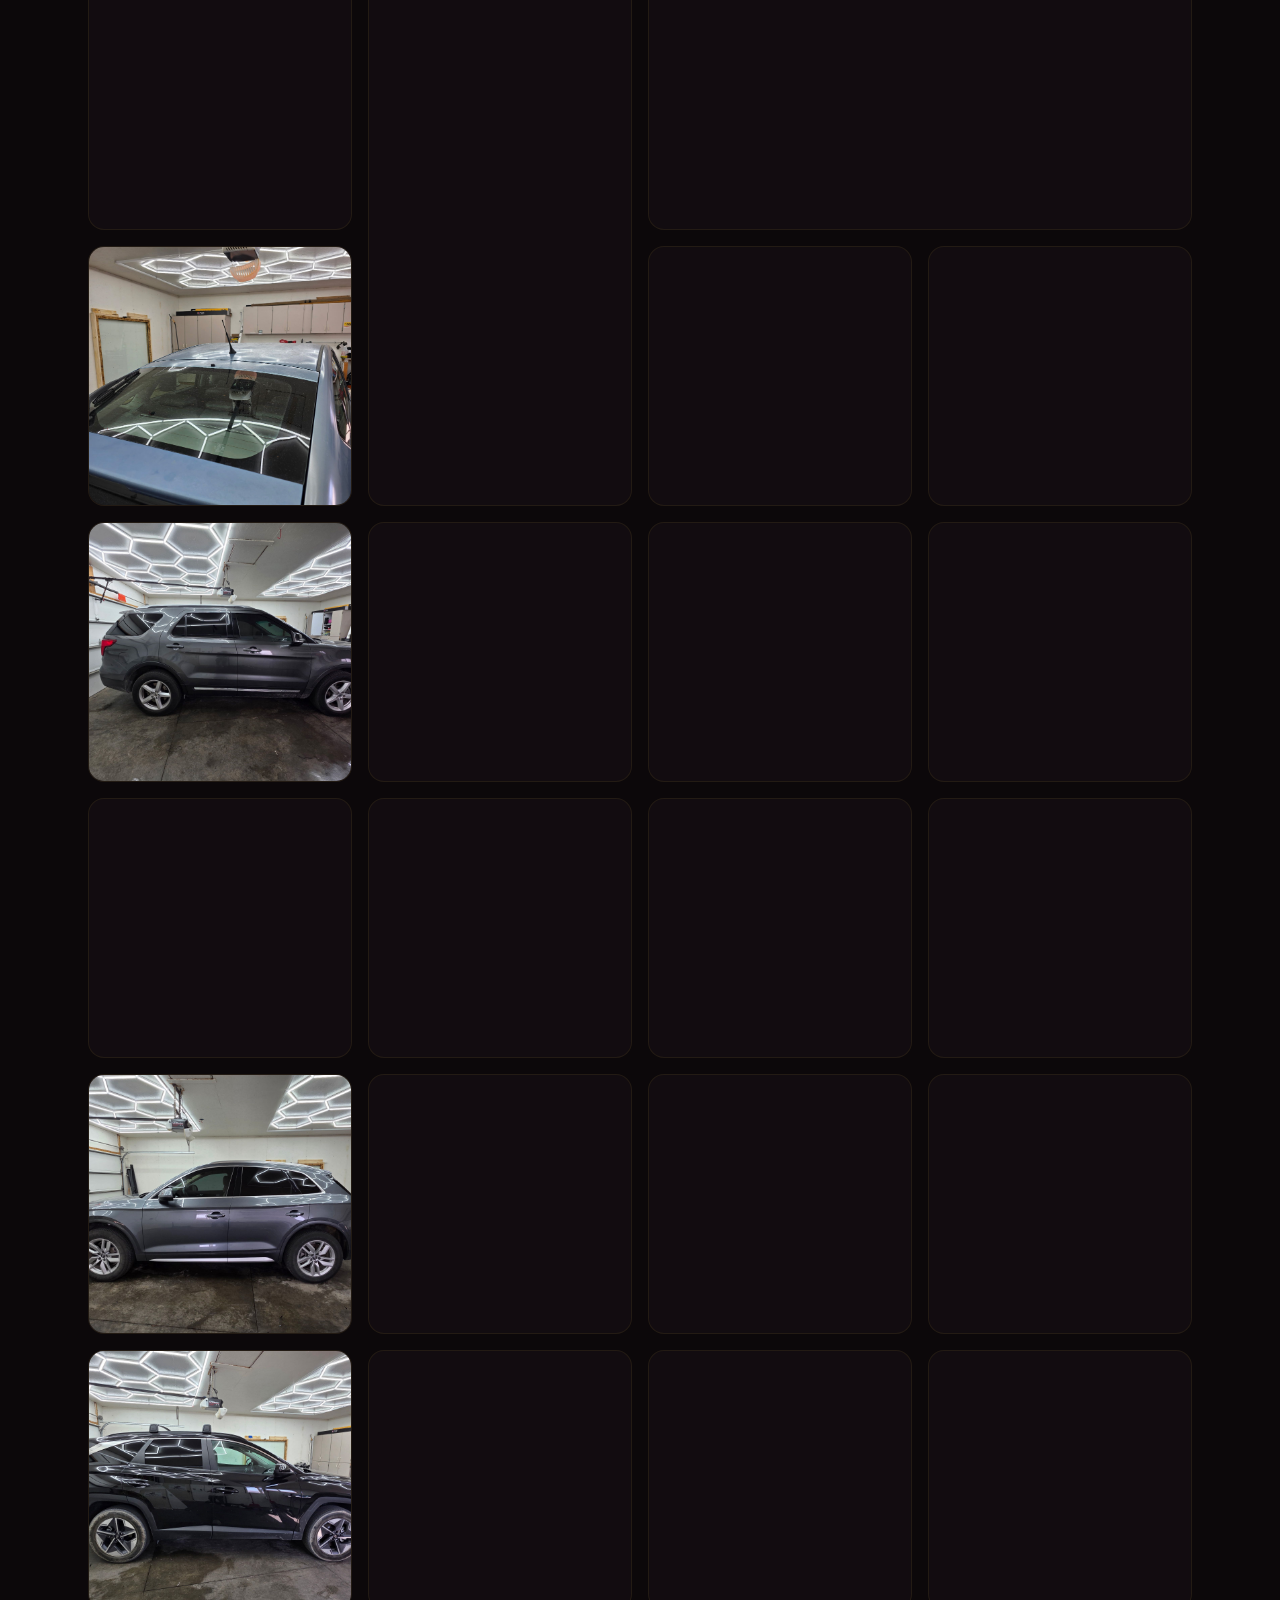
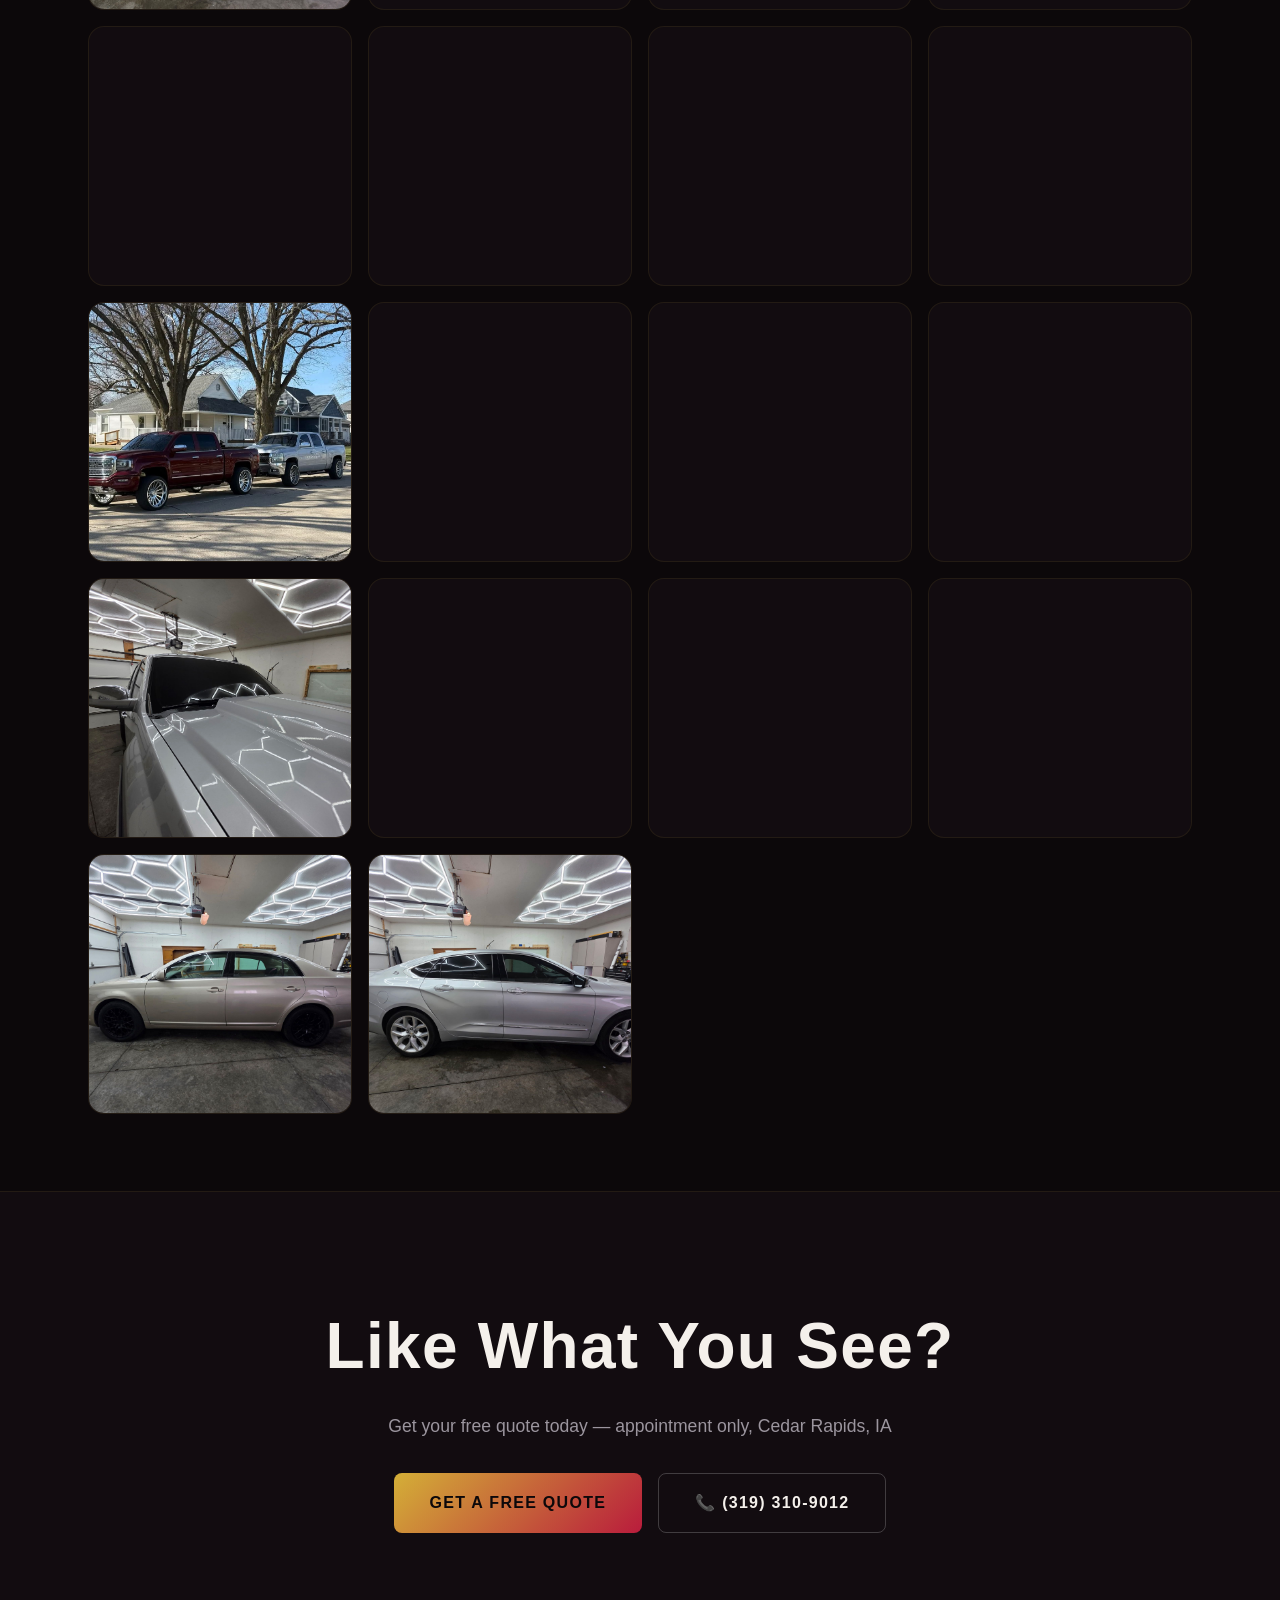
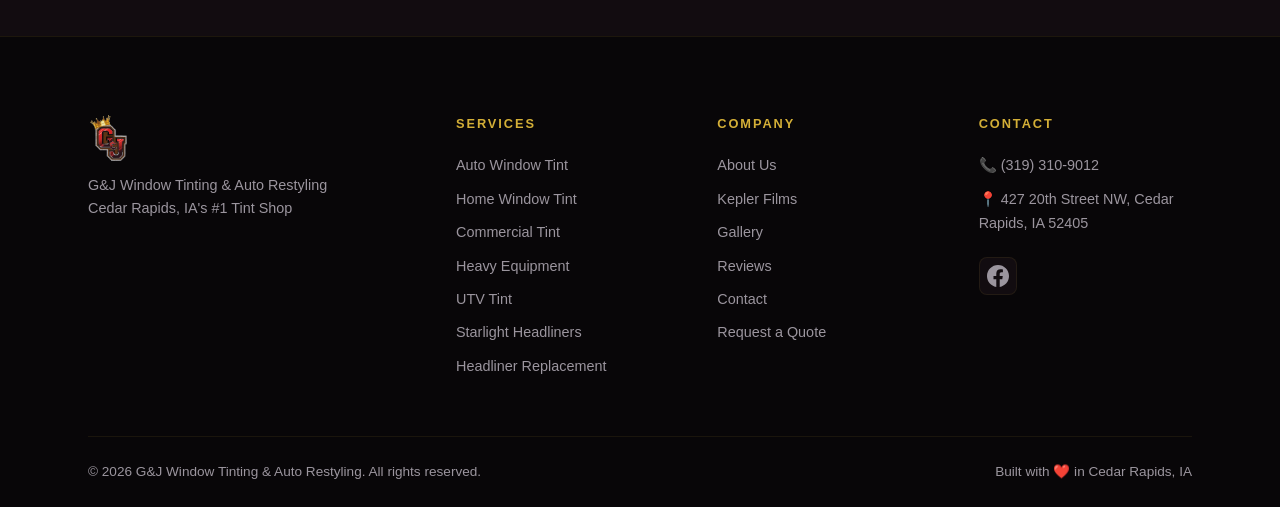
<file: gallery.html>
<!DOCTYPE html>
<html lang="en">
<head>
  <meta charset="UTF-8" />
  <meta name="viewport" content="width=device-width, initial-scale=1.0" />
  <meta http-equiv="X-UA-Compatible" content="IE=edge" />

  <!-- SEO -->
  <title>Gallery | G&J Window Tinting & Auto Restyling | Cedar Rapids, IA</title>
  <meta name="description" content="See our work — auto tinting, home window film, commercial tinting, starlight headliners and more. G&J Window Tinting Cedar Rapids, IA." />
  <meta name="robots" content="index, follow" />
  <link rel="canonical" href="https://gjwindowtinting.com/gallery" />

  <!-- Open Graph -->
  <meta property="og:title" content="Gallery | G&J Window Tinting & Auto Restyling" />
  <meta property="og:description" content="Photos and videos of our work in Cedar Rapids, IA." />
  <meta property="og:type" content="website" />
  <meta property="og:url" content="https://gjwindowtinting.com/gallery" />

  <!-- Security -->
  <meta http-equiv="Content-Security-Policy" content="default-src 'self'; script-src 'self' 'unsafe-inline' https://fonts.googleapis.com; style-src 'self' 'unsafe-inline' https://fonts.googleapis.com; font-src 'self' https://fonts.gstatic.com; img-src 'self' data: https: blob:; media-src 'self' blob:; connect-src 'self';" />
  <meta http-equiv="X-Content-Type-Options" content="nosniff" />
  <meta http-equiv="Referrer-Policy" content="strict-origin-when-cross-origin" />

  <!-- Favicons -->
  <link rel="icon" type="image/png" href="/images/logo.png" />
  <link rel="apple-touch-icon" href="/images/logo.png" />
  <link rel="manifest" href="/site.webmanifest" />
  <meta name="theme-color" content="#0c080a" />

  <!-- Fonts -->
  <link rel="preconnect" href="https://fonts.googleapis.com" crossorigin />
  <link rel="preconnect" href="https://fonts.gstatic.com" crossorigin />
  <link href="https://fonts.googleapis.com/css2?family=Bebas+Neue&family=Barlow:wght@300;400;500;600;700&family=Barlow+Condensed:wght@400;600;700&display=swap" rel="stylesheet" />

  <link rel="stylesheet" href="/css/style.css" />
  <link rel="stylesheet" href="/css/animations.css" />
  <link rel="stylesheet" href="/css/gallery.css" />
</head>
<body>

  <!-- ======== CURSOR ======== -->
  <div class="cursor" id="cursor"></div>
  <div class="cursor-follower" id="cursorFollower"></div>

  <!-- ======== HEADER ======== -->
  <header class="header scrolled" id="header">
    <div class="header__inner">
      <a href="/" class="header__logo">
        <img src="/images/logo.png" alt="G&J Window Tinting" class="header__logo-img" width="436" height="533" decoding="async" />
      </a>

      <nav class="header__nav" id="nav">
        <a href="/#services">Services</a>
        <a href="/#about">About</a>
        <a href="/#films">Films</a>
        <a href="/gallery" class="active">Gallery</a>
        <a href="/reviews">Reviews</a>
        <a href="/#contact">Contact</a>
      </nav>

      <a href="https://app.tintwiz.com/web/cs/anvk2jickwmayuk46wz1s5cshzbacwq8" target="_blank" rel="noopener noreferrer" class="header__cta btn btn--accent">Book Now</a>

      <button class="hamburger" id="hamburger" aria-label="Toggle menu">
        <span></span><span></span><span></span>
      </button>
    </div>

    <div class="mobile-nav" id="mobileNav">
      <a href="/#services" class="mobile-nav__link">Services</a>
      <a href="/#about" class="mobile-nav__link">About</a>
      <a href="/#films" class="mobile-nav__link">Films</a>
      <a href="/gallery" class="mobile-nav__link" style="color:var(--clr-accent)">Gallery</a>
      <a href="/#reviews" class="mobile-nav__link">Reviews</a>
      <a href="/#contact" class="mobile-nav__link">Contact</a>
      <a href="tel:3193109012" class="mobile-nav__link mobile-nav__phone">📞 (319) 310-9012</a>
    </div>
  </header>

  <!-- ======== GALLERY HERO ======== -->
  <section class="gallery-hero">
    <div class="gallery-hero__bg">
      <div class="hero__grid"></div>
      <div class="gallery-hero__glow"></div>
    </div>
    <div class="container">
      <div class="gallery-hero__content">
        <span class="section-label">Our Portfolio</span>
        <h1 class="gallery-hero__title">Our Work<br/><em>Speaks</em> For Itself</h1>
        <p>Photos and videos of real jobs — auto tints, home film, starlight headliners, and more.</p>
      </div>
    </div>
  </section>

  <!-- ======== FILTERS ======== -->
  <div class="gallery-filters" id="galleryFilters">
    <div class="container">
      <div class="gallery-filters__inner">
        <button class="filter-btn active" data-filter="all">All Work</button>
        <button class="filter-btn" data-filter="auto">Auto Tint</button>
        <button class="filter-btn" data-filter="home">Home Tint</button>
        <button class="filter-btn" data-filter="commercial">Commercial</button>
        <button class="filter-btn" data-filter="headliner">Headliners</button>
        <button class="filter-btn" data-filter="utv">UTV / Equipment</button>
      </div>
    </div>
  </div>

  <!-- ======== GALLERY GRID ======== -->
  <section class="gallery-section">
    <div class="container">

      <!-- Gallery note -->
      <div class="gallery-notice" id="galleryNotice">
        <div class="gallery-notice__icon">📸</div>
        <div>
          <strong>Fresh Tint Uploads Added</strong>
          <p>New auto tint photos are now live, including Ceramic IR and Carbon IR shade options (2%, 5%, 15%, 20%, 35%, 50%).</p>
        </div>
        <button class="gallery-notice__close" id="noticeClose" aria-label="Dismiss">✕</button>
      </div>

      <!-- Grid — populated by gallery.js -->
      <div class="gallery-grid" id="galleryGrid">

        <!-- PLACEHOLDER CARDS — replace with real items in js/gallery.js -->
        <div class="gallery-item" data-category="auto" data-type="photo">
          <div class="gallery-item__inner">
            <div class="gallery-placeholder">
              <span class="gallery-placeholder__icon">🚗</span>
              <span>Auto Tint Photo</span>
            </div>
            <div class="gallery-item__overlay">
              <span class="gallery-item__label">Auto Tint</span>
              <span class="gallery-item__zoom">🔍</span>
            </div>
          </div>
        </div>

        <div class="gallery-item" data-category="headliner" data-type="photo">
          <div class="gallery-item__inner">
            <div class="gallery-placeholder">
              <span class="gallery-placeholder__icon">✨</span>
              <span>Starlight Headliner</span>
            </div>
            <div class="gallery-item__overlay">
              <span class="gallery-item__label">Starlight Headliner</span>
              <span class="gallery-item__zoom">🔍</span>
            </div>
          </div>
        </div>

        <div class="gallery-item" data-category="home" data-type="photo">
          <div class="gallery-item__inner">
            <div class="gallery-placeholder">
              <span class="gallery-placeholder__icon">🏠</span>
              <span>Home Window Tint</span>
            </div>
            <div class="gallery-item__overlay">
              <span class="gallery-item__label">Home Tint</span>
              <span class="gallery-item__zoom">🔍</span>
            </div>
          </div>
        </div>

        <div class="gallery-item" data-category="commercial" data-type="photo">
          <div class="gallery-item__inner">
            <div class="gallery-placeholder">
              <span class="gallery-placeholder__icon">🏢</span>
              <span>Commercial Tint</span>
            </div>
            <div class="gallery-item__overlay">
              <span class="gallery-item__label">Commercial</span>
              <span class="gallery-item__zoom">🔍</span>
            </div>
          </div>
        </div>

        <div class="gallery-item" data-category="utv" data-type="photo">
          <div class="gallery-item__inner">
            <div class="gallery-placeholder">
              <span class="gallery-placeholder__icon">🏍️</span>
              <span>UTV / Equipment Tint</span>
            </div>
            <div class="gallery-item__overlay">
              <span class="gallery-item__label">UTV / Equipment</span>
              <span class="gallery-item__zoom">🔍</span>
            </div>
          </div>
        </div>

      </div><!-- /gallery-grid -->

      <!-- Empty state (shown when filter returns nothing) -->
      <div class="gallery-empty" id="galleryEmpty" style="display:none;">
        <div class="gallery-empty__icon">📂</div>
        <h3>No items in this category yet</h3>
        <p>Check back soon — we're always adding new work!</p>
      </div>

    </div>
  </section>

  <!-- ======== CTA ======== -->
  <section class="gallery-cta">
    <div class="container">
      <div class="gallery-cta__inner reveal">
        <h2>Like What You See?</h2>
        <p>Get your free quote today — appointment only, Cedar Rapids, IA</p>
        <div class="gallery-cta__btns">
          <a href="https://app.tintwiz.com/web/cs/anvk2jickwmayuk46wz1s5cshzbacwq8" target="_blank" rel="noopener noreferrer" class="btn btn--accent btn--lg">Get a Free Quote</a>
          <a href="tel:3193109012" class="btn btn--ghost btn--lg">📞 (319) 310-9012</a>
        </div>
      </div>
    </div>
  </section>

  <!-- ======== FOOTER (same as main) ======== -->
  <footer class="footer">
    <div class="container">
      <div class="footer__inner">
        <div class="footer__brand">
          <img src="/images/logo.png" alt="G&J Window Tinting" class="footer__logo-img" width="436" height="533" decoding="async" />
          <p>G&J Window Tinting & Auto Restyling</p>
          <p>Cedar Rapids, IA's #1 Tint Shop</p>
        </div>
        <div class="footer__links">
          <h4>Services</h4>
          <a href="/#services">Auto Window Tint</a>
          <a href="/#services">Home Window Tint</a>
          <a href="/#services">Commercial Tint</a>
          <a href="/#services">Heavy Equipment</a>
          <a href="/#services">UTV Tint</a>
          <a href="/#services">Starlight Headliners</a>
          <a href="/#services">Headliner Replacement</a>
        </div>
        <div class="footer__links">
          <h4>Company</h4>
          <a href="/#about">About Us</a>
          <a href="/#films">Kepler Films</a>
          <a href="/gallery">Gallery</a>
          <a href="/reviews">Reviews</a>
          <a href="/#contact">Contact</a>
          <a href="https://app.tintwiz.com/web/cs/anvk2jickwmayuk46wz1s5cshzbacwq8" target="_blank" rel="noopener noreferrer">Request a Quote</a>
        </div>
        <div class="footer__contact">
          <h4>Contact</h4>
          <a href="tel:3193109012">📞 (319) 310-9012</a>
          <a href="https://www.google.com/maps/search/?api=1&amp;query=427+20th+Street+NW,+Cedar+Rapids,+IA+52405" target="_blank" rel="noopener noreferrer">📍 427 20th Street NW, Cedar Rapids, IA 52405</a>
          <div class="footer__social">
            <a href="https://www.facebook.com/share/1D8xxvSvEb/" target="_blank" rel="noopener noreferrer" aria-label="Facebook">
              <svg viewBox="0 0 24 24" fill="currentColor" width="22" height="22"><path d="M24 12.073c0-6.627-5.373-12-12-12s-12 5.373-12 12c0 5.99 4.388 10.954 10.125 11.854v-8.385H7.078v-3.47h3.047V9.43c0-3.007 1.792-4.669 4.533-4.669 1.312 0 2.686.235 2.686.235v2.953H15.83c-1.491 0-1.956.925-1.956 1.874v2.25h3.328l-.532 3.47h-2.796v8.385C19.612 23.027 24 18.062 24 12.073z"/></svg>
            </a>
          </div>
        </div>
      </div>
      <div class="footer__bottom">
        <p>© <span class="footer-year"></span> G&J Window Tinting & Auto Restyling. All rights reserved.</p>
        <p>Built with ❤️ in Cedar Rapids, IA</p>
      </div>
    </div>
  </footer>

  <!-- ======== LIGHTBOX ======== -->
  <div class="lightbox" id="lightbox" role="dialog" aria-modal="true" aria-label="Media viewer" style="display:none;">
    <button class="lightbox__close" id="lightboxClose" aria-label="Close">✕</button>
    <button class="lightbox__prev" id="lightboxPrev" aria-label="Previous">‹</button>
    <button class="lightbox__next" id="lightboxNext" aria-label="Next">›</button>
    <div class="lightbox__content" id="lightboxContent"></div>
    <div class="lightbox__caption" id="lightboxCaption"></div>
    <div class="lightbox__counter" id="lightboxCounter"></div>
  </div>
  <div class="lightbox__backdrop" id="lightboxBackdrop" style="display:none;"></div>

  <button class="back-to-top" id="backToTop" aria-label="Back to top">↑</button>

  <script src="/js/main.js"></script>
  <script src="/js/gallery.js"></script>
</body>
</html>
</file>
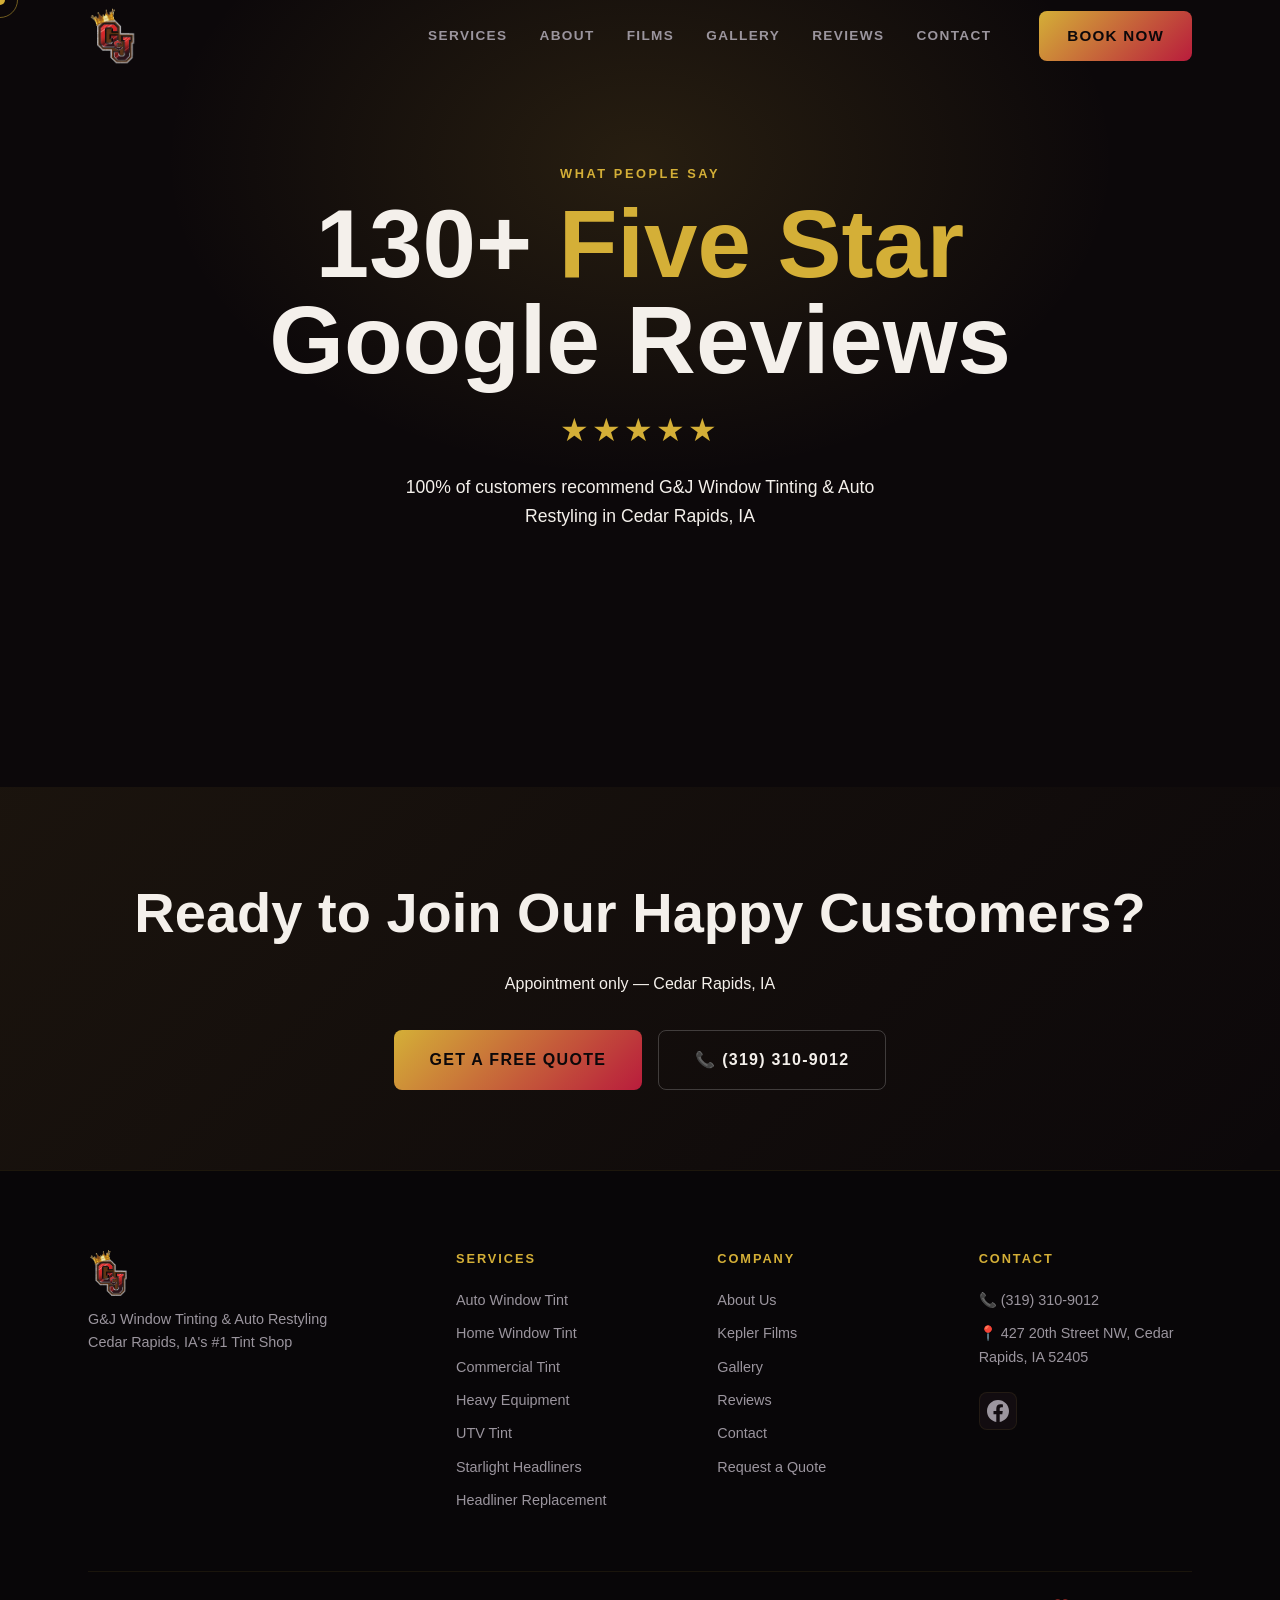
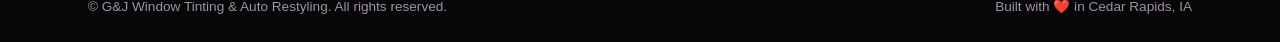
<file: reviews.html>
<!DOCTYPE html>
<html lang="en">
<head>
  <meta charset="UTF-8" />
  <meta name="viewport" content="width=device-width, initial-scale=1.0" />
  <meta http-equiv="X-UA-Compatible" content="IE=edge" />

  <!-- SEO -->
  <title>Reviews | G&J Window Tinting & Auto Restyling | Cedar Rapids, IA</title>
  <meta name="description" content="See what Cedar Rapids customers say about G&J Window Tinting & Auto Restyling. 130+ five-star Google reviews. Top rated tint shop in Cedar Rapids, IA." />
  <meta name="robots" content="index, follow" />
  <link rel="canonical" href="https://gjtint-autorestyle.com/reviews" />

  <!-- Open Graph -->
  <meta property="og:title" content="Reviews | G&J Window Tinting & Auto Restyling" />
  <meta property="og:description" content="130+ five-star Google reviews from Cedar Rapids customers." />
  <meta property="og:type" content="website" />
  <meta property="og:url" content="https://gjtint-autorestyle.com/reviews" />

  <!-- Security -->
  <meta http-equiv="Content-Security-Policy"
  content="
  default-src 'self' https:;
  script-src 'self' 'unsafe-inline' 'unsafe-eval' https:;
  style-src 'self' 'unsafe-inline' https:;
  img-src 'self' data: https:;
  frame-src https:;
  connect-src 'self' https:;
  font-src 'self' https:;
  ">
  <meta http-equiv="X-Content-Type-Options" content="nosniff" />
  <meta http-equiv="Referrer-Policy" content="strict-origin-when-cross-origin" />

  <!-- Favicons -->
  <link rel="icon" type="image/png" href="/images/logo.png" />
  <link rel="apple-touch-icon" href="/images/logo.png" />
  <link rel="manifest" href="/site.webmanifest" />
  <meta name="theme-color" content="#0c080a" />

  <!-- Fonts -->
  <link rel="preconnect" href="https://fonts.googleapis.com" crossorigin />
  <link rel="preconnect" href="https://fonts.gstatic.com" crossorigin />
  <link href="https://fonts.googleapis.com/css2?family=Bebas+Neue&family=Barlow:wght@300;400;500;600;700&family=Barlow+Condensed:wght@400;600;700&display=swap" rel="stylesheet" />

  <link rel="stylesheet" href="/css/style.css" />
  <link rel="stylesheet" href="/css/animations.css" />

  <style>
    .reviews-page-hero {
      position: relative;
      padding: 10rem 0 5rem;
      text-align: center;
      overflow: hidden;
    }
    .reviews-page-hero__bg {
      position: absolute;
      inset: 0;
      z-index: 0;
    }
    .reviews-page-hero__glow {
      position: absolute;
      top: -10rem;
      left: 50%;
      transform: translateX(-50%);
      width: 60rem;
      height: 40rem;
      background: radial-gradient(ellipse, rgba(196,155,52,0.15) 0%, transparent 70%);
      pointer-events: none;
    }
    .reviews-page-hero .container {
      position: relative;
      z-index: 1;
    }
    .reviews-page-hero__stars {
      font-size: 2rem;
      color: var(--clr-accent);
      margin: 1rem 0;
      letter-spacing: 0.2rem;
    }
    .reviews-page-hero h1 {
      font-family: var(--font-display);
      font-size: clamp(3rem, 8vw, 6rem);
      color: var(--clr-light);
      line-height: 1;
      margin-bottom: 1rem;
    }
    .reviews-page-hero h1 em {
      color: var(--clr-accent);
      font-style: normal;
    }
    .reviews-page-hero p {
      color: var(--clr-muted);
      font-size: 1.1rem;
      max-width: 500px;
      margin: 0 auto 2rem;
    }

    .reviews-widget-section {
      padding: 3rem 0 6rem;
      background: var(--clr-bg);
    }
    .reviews-widget-section .container {
      max-width: 1100px;
    }

    .reviews-cta-section {
      padding: 5rem 0;
      background: linear-gradient(135deg, rgba(196,155,52,0.08) 0%, transparent 100%);
      text-align: center;
    }
    .reviews-cta-section h2 {
      font-family: var(--font-display);
      font-size: clamp(2rem, 5vw, 3.5rem);
      color: var(--clr-light);
      margin-bottom: 0.75rem;
    }
    .reviews-cta-section p {
      color: var(--clr-muted);
      margin-bottom: 2rem;
    }
    .reviews-cta-section__btns {
      display: flex;
      gap: 1rem;
      justify-content: center;
      flex-wrap: wrap;
    }

    /* ── SociableKit dark theme overrides ── */
    .sk-ww-google-reviews,
    .sk-google-reviews {
      background: transparent !important;
    }
    .sk-post {
      background: #1a1a1a !important;
      border: 1px solid rgba(255,255,255,0.08) !important;
      border-radius: 12px !important;
      color: #e0e0e0 !important;
    }
    .sk-post__header,
    .sk-post__body,
    .sk-post__footer {
      background: transparent !important;
    }
    .sk-post__head-details,
    .sk-post__reviewer-name,
    .sk-post-modal__reviewer-name,
    .js-post-modal-user-name {
      color: #f5f5f5 !important;
    }
    .sk-post__date,
    .sk-post-modal__date {
      color: #888 !important;
    }
    .js-post-text,
    .sk-post__text,
    .sk-post-modal__text {
      color: #ccc !important;
    }
    .sk-post__rating-icon,
    .sk-post-modal__rating-icon {
      color: #c49b34 !important;
    }
    .sk-post__button,
    .sk-button,
    .sk-load-more-btn {
      background: #c49b34 !important;
      color: #000 !important;
      border: none !important;
      border-radius: 6px !important;
    }
    .sk-post__button:hover,
    .sk-load-more-btn:hover {
      background: #a8832c !important;
    }
    .sk-badge {
      background: #1a1a1a !important;
      border: 1px solid rgba(255,255,255,0.08) !important;
      color: #f5f5f5 !important;
    }
    .sk-badge__name,
    .sk-badge__value,
    .sk-badge__count {
      color: #f5f5f5 !important;
    }
    .sk-badge__stars {
      color: #c49b34 !important;
    }
    .sk-post-modal,
    .sk-post-modal__body,
    .sk-post-modal__header,
    .sk-post-modal__footer {
      background: #1a1a1a !important;
      color: #e0e0e0 !important;
    }
    .sk-post-modal__text,
    .sk-post-modal__response-text {
      color: #ccc !important;
    }
    .sk-post-modal__response-title {
      color: #f5f5f5 !important;
    }
    .sk-post-modal__btn,
    .sk-post-modal__btn--direction {
      background: #2a2a2a !important;
      color: #f5f5f5 !important;
      border-color: rgba(255,255,255,0.1) !important;
    }
    .sk-post-modal__btn-close {
      background: #2a2a2a !important;
      color: #f5f5f5 !important;
    }
    .sk-post-modal-overlay,
    .sk-popup-overlay {
      background: rgba(0,0,0,0.85) !important;
    }
    .sk-post__owners,
    .sk-post__owners-text,
    .sk-post__owners-title {
      background: #222 !important;
      color: #bbb !important;
      border-radius: 8px !important;
    }
    /* Write a review button */
    .sk-badge__write {
      background: #c49b34 !important;
      color: #000 !important;
      border: none !important;
    }
  </style>
</head>
<body>

  <!-- ======== CURSOR ======== -->
  <div class="cursor" id="cursor"></div>
  <div class="cursor-follower" id="cursorFollower"></div>

  <!-- ======== HEADER ======== -->
  <header class="header scrolled" id="header">
    <div class="header__inner">
      <a href="/" class="header__logo">
        <img src="/images/logo.png" alt="G&J Window Tinting" class="header__logo-img" width="436" height="533" decoding="async" />
      </a>

      <nav class="header__nav" id="nav">
        <a href="/#services">Services</a>
        <a href="/#about">About</a>
        <a href="/#films">Films</a>
        <a href="/gallery">Gallery</a>
        <a href="/reviews" class="active">Reviews</a>
        <a href="/#contact">Contact</a>
      </nav>

      <a href="https://app.tintwiz.com/web/cs/anvk2jickwmayuk46wz1s5cshzbacwq8" target="_blank" rel="noopener noreferrer" class="header__cta btn btn--accent">Book Now</a>

      <button class="hamburger" id="hamburger" aria-label="Toggle menu">
        <span></span><span></span><span></span>
      </button>
    </div>

    <div class="mobile-nav" id="mobileNav">
      <a href="/#services" class="mobile-nav__link">Services</a>
      <a href="/#about" class="mobile-nav__link">About</a>
      <a href="/#films" class="mobile-nav__link">Films</a>
      <a href="/gallery" class="mobile-nav__link">Gallery</a>
      <a href="/reviews" class="mobile-nav__link" style="color:var(--clr-accent)">Reviews</a>
      <a href="/#contact" class="mobile-nav__link">Contact</a>
      <a href="tel:3193109012" class="mobile-nav__link mobile-nav__phone">📞 (319) 310-9012</a>
    </div>
  </header>

  <!-- ======== HERO ======== -->
  <section class="reviews-page-hero">
    <div class="reviews-page-hero__bg">
      <div class="reviews-page-hero__glow"></div>
    </div>
    <div class="container">
      <span class="section-label">What People Say</span>
      <h1>130+ <em>Five Star</em><br/>Google Reviews</h1>
      <div class="reviews-page-hero__stars">★★★★★</div>
      <p>100% of customers recommend G&J Window Tinting & Auto Restyling in Cedar Rapids, IA</p>
    </div>
  </section>

  <!-- ======== GOOGLE REVIEWS WIDGET ======== -->
  <section class="reviews-widget-section">
    <div class="container">
      <div class="sk-ww-google-reviews" data-embed-id="25669964"></div>
      <script src="https://widgets.sociablekit.com/google-reviews/widget.js" defer></script>
    </div>
  </section>

  <!-- ======== CTA ======== -->
  <section class="reviews-cta-section">
    <div class="container">
      <h2>Ready to Join Our Happy Customers?</h2>
      <p>Appointment only — Cedar Rapids, IA</p>
      <div class="reviews-cta-section__btns">
        <a href="https://app.tintwiz.com/web/cs/anvk2jickwmayuk46wz1s5cshzbacwq8" target="_blank" rel="noopener noreferrer" class="btn btn--accent btn--lg">Get a Free Quote</a>
        <a href="tel:3193109012" class="btn btn--ghost btn--lg">📞 (319) 310-9012</a>
      </div>
    </div>
  </section>

  <!-- ======== FOOTER ======== -->
  <footer class="footer">
    <div class="container">
      <div class="footer__inner">
        <div class="footer__brand">
          <img src="/images/logo.png" alt="G&J Window Tinting" class="footer__logo-img" width="436" height="533" decoding="async" />
          <p>G&J Window Tinting & Auto Restyling</p>
          <p>Cedar Rapids, IA's #1 Tint Shop</p>
        </div>
        <div class="footer__links">
          <h4>Services</h4>
          <a href="/#services">Auto Window Tint</a>
          <a href="/#services">Home Window Tint</a>
          <a href="/#services">Commercial Tint</a>
          <a href="/#services">Heavy Equipment</a>
          <a href="/#services">UTV Tint</a>
          <a href="/#services">Starlight Headliners</a>
          <a href="/#services">Headliner Replacement</a>
        </div>
        <div class="footer__links">
          <h4>Company</h4>
          <a href="/#about">About Us</a>
          <a href="/#films">Kepler Films</a>
          <a href="/gallery">Gallery</a>
          <a href="/reviews">Reviews</a>
          <a href="/#contact">Contact</a>
          <a href="https://app.tintwiz.com/web/cs/anvk2jickwmayuk46wz1s5cshzbacwq8" target="_blank" rel="noopener noreferrer">Request a Quote</a>
        </div>
        <div class="footer__contact">
          <h4>Contact</h4>
          <a href="tel:3193109012">📞 (319) 310-9012</a>
          <a href="https://www.google.com/maps/search/?api=1&query=427+20th+Street+NW,+Cedar+Rapids,+IA+52405" target="_blank" rel="noopener noreferrer">📍 427 20th Street NW, Cedar Rapids, IA 52405</a>
          <div class="footer__social">
            <a href="https://www.facebook.com/share/1D8xxvSvEb/" target="_blank" rel="noopener noreferrer" aria-label="Facebook">
              <svg viewBox="0 0 24 24" fill="currentColor" width="22" height="22"><path d="M24 12.073c0-6.627-5.373-12-12-12s-12 5.373-12 12c0 5.99 4.388 10.954 10.125 11.854v-8.385H7.078v-3.47h3.047V9.43c0-3.007 1.792-4.669 4.533-4.669 1.312 0 2.686.235 2.686.235v2.953H15.83c-1.491 0-1.956.925-1.956 1.874v2.25h3.328l-.532 3.47h-2.796v8.385C19.612 23.027 24 18.062 24 12.073z"/></svg>
            </a>
          </div>
        </div>
      </div>
      <div class="footer__bottom">
        <p>© <span class="footer-year"></span> G&J Window Tinting & Auto Restyling. All rights reserved.</p>
        <p>Built with ❤️ in Cedar Rapids, IA</p>
      </div>
    </div>
  </footer>

  <button class="back-to-top" id="backToTop" aria-label="Back to top">↑</button>

  <script src="/js/main.js"></script>
  <script src="/js/animations.js"></script>

</body>
</html>
</file>
<file: css/style.css>
/* ============================================================
   G&J Window Tinting & Auto Restyling — Main Stylesheet
   Aesthetic: Wine, crimson & champagne gold (aligned with brand mark)
   ============================================================ */

/* ---------- CSS Variables ---------- */
:root {
  --clr-bg:        #0c080a;
  --clr-bg-2:      #120c10;
  --clr-bg-3:      #1a1218;
  --clr-accent:    #d4af37;
  --clr-accent-2:  #b91c3c;
  --clr-white:     #f4f0eb;
  --clr-gray:      #9b959e;
  --clr-gray-2:    #2e262c;
  --clr-border:    rgba(212,175,55,0.09);

  --font-display: 'Bebas Neue', sans-serif;
  --font-body:    'Barlow', sans-serif;
  --font-cond:    'Barlow Condensed', sans-serif;

  --radius:  8px;
  --radius-lg: 16px;
  --shadow:  0 4px 24px rgba(0,0,0,0.5);
  --shadow-accent: 0 0 44px rgba(212,175,55,0.18);

  --transition: 0.3s cubic-bezier(0.25, 0.46, 0.45, 0.94);
  --transition-slow: 0.6s cubic-bezier(0.25, 0.46, 0.45, 0.94);

  --max-w: 1200px;
  --header-h: 72px;
}

/* ---------- Reset & Base ---------- */
*, *::before, *::after { box-sizing: border-box; margin: 0; padding: 0; }

html {
  scroll-behavior: smooth;
  scroll-padding-top: var(--header-h);
  font-size: 16px;
}

body {
  background: var(--clr-bg);
  color: var(--clr-white);
  font-family: var(--font-body);
  font-weight: 400;
  line-height: 1.65;
  overflow-x: hidden;
  cursor: none;
}

img { max-width: 100%; display: block; }
a { text-decoration: none; color: inherit; }
ul { list-style: none; }
button { cursor: none; border: none; background: none; }

::selection {
  background: var(--clr-accent);
  color: var(--clr-bg);
}

/* ---------- Scrollbar ---------- */
::-webkit-scrollbar { width: 6px; }
::-webkit-scrollbar-track { background: var(--clr-bg); }
::-webkit-scrollbar-thumb { background: var(--clr-accent); border-radius: 3px; }

/* ---------- Custom Cursor ---------- */
.cursor {
  width: 10px; height: 10px;
  background: var(--clr-accent);
  border-radius: 50%;
  position: fixed;
  pointer-events: none;
  z-index: 9999;
  transform: translate(-50%, -50%);
  transition: transform 0.1s, width 0.2s, height 0.2s, opacity 0.2s;
}
.cursor-follower {
  width: 36px; height: 36px;
  border: 1.5px solid rgba(212,175,55,0.5);
  border-radius: 50%;
  position: fixed;
  pointer-events: none;
  z-index: 9998;
  transform: translate(-50%, -50%);
  transition: transform 0.15s ease, width 0.3s, height 0.3s, border-color 0.3s;
}
body:hover .cursor { opacity: 1; }
a:hover ~ .cursor,
button:hover ~ .cursor { transform: translate(-50%, -50%) scale(2); }

/* ---------- Loader ---------- */
.loader {
  position: fixed; inset: 0;
  background: var(--clr-bg);
  z-index: 10000;
  display: flex; align-items: center; justify-content: center;
  transition: opacity 0.6s, visibility 0.6s;
}
.loader.hidden { opacity: 0; visibility: hidden; }
.loader__inner { text-align: center; }
.loader__logo-img {
  display: block;
  height: clamp(3.5rem, 12vw, 5rem);
  width: auto;
  margin: 0 auto 2rem;
  object-fit: contain;
}
.loader__bar {
  width: 200px; height: 3px;
  background: var(--clr-gray-2);
  border-radius: 2px;
  overflow: hidden;
  margin: 0 auto;
}
.loader__fill {
  height: 100%;
  background: linear-gradient(90deg, var(--clr-accent), var(--clr-accent-2));
  border-radius: 2px;
  animation: loadFill 1.4s ease forwards;
}
@keyframes loadFill {
  from { width: 0; }
  to { width: 100%; }
}

/* ---------- Utility ---------- */
.container {
  max-width: var(--max-w);
  margin: 0 auto;
  padding: 0 clamp(1rem, 5vw, 3rem);
}

.section { padding: clamp(4rem, 8vw, 8rem) 0; }

.section-label {
  display: inline-block;
  font-family: var(--font-cond);
  font-size: 0.8rem;
  font-weight: 600;
  letter-spacing: 0.2em;
  text-transform: uppercase;
  color: var(--clr-accent);
  margin-bottom: 0.75rem;
}
.section-header {
  text-align: center;
  margin-bottom: clamp(2.5rem, 5vw, 4rem);
}
.section-title {
  font-family: var(--font-display);
  font-size: clamp(2.5rem, 5vw, 4rem);
  line-height: 1;
  letter-spacing: 0.02em;
  margin-bottom: 1rem;
}
.section-sub {
  color: var(--clr-gray);
  font-size: 1.05rem;
  max-width: 520px;
  margin: 0 auto;
}

/* ---------- Buttons ---------- */
.btn {
  display: inline-flex;
  align-items: center;
  gap: 0.5rem;
  padding: 0.75rem 1.75rem;
  font-family: var(--font-cond);
  font-size: 0.95rem;
  font-weight: 600;
  letter-spacing: 0.08em;
  text-transform: uppercase;
  border-radius: var(--radius);
  transition: var(--transition);
  position: relative;
  overflow: hidden;
}
.btn::before {
  content: '';
  position: absolute; inset: 0;
  background: rgba(255,255,255,0.08);
  transform: translateX(-100%);
  transition: transform 0.3s;
}
.btn:hover::before { transform: translateX(0); }

.btn--accent {
  background: linear-gradient(135deg, var(--clr-accent), var(--clr-accent-2));
  color: var(--clr-bg);
}
.btn--accent:hover {
  box-shadow: 0 6px 32px rgba(212,175,55,0.38);
  transform: translateY(-2px);
}
.btn--ghost {
  border: 1.5px solid rgba(255,255,255,0.2);
  color: var(--clr-white);
}
.btn--ghost:hover {
  border-color: var(--clr-accent);
  color: var(--clr-accent);
}
.btn--white {
  background: var(--clr-white);
  color: var(--clr-bg);
}
.btn--white:hover {
  background: #e0e0d8;
  transform: translateY(-2px);
}
.btn--lg { padding: 1rem 2.25rem; font-size: 1rem; }
.btn--sm { padding: 0.5rem 1.1rem; font-size: 0.8rem; }

/* ---------- Reveal Animations ---------- */
.reveal {
  opacity: 0;
  transform: translateY(30px);
  transition: opacity 0.7s ease, transform 0.7s ease;
}
.reveal.visible {
  opacity: 1;
  transform: translateY(0);
}
.reveal--delay-1 { transition-delay: 0.12s; }
.reveal--delay-2 { transition-delay: 0.24s; }
.reveal--delay-3 { transition-delay: 0.36s; }
.reveal--delay-4 { transition-delay: 0.48s; }

/* ============================================================
   HEADER
   ============================================================ */
.header {
  position: fixed; top: 0; left: 0; right: 0;
  height: var(--header-h);
  z-index: 1000;
  transition: background 0.4s, box-shadow 0.4s;
}
.header.scrolled {
  background: rgba(10,10,12,0.95);
  backdrop-filter: blur(16px);
  -webkit-backdrop-filter: blur(16px);
  box-shadow: 0 1px 0 var(--clr-border), 0 4px 24px rgba(0,0,0,0.4);
}
.header__inner {
  max-width: var(--max-w);
  margin: 0 auto;
  padding: 0 clamp(1rem, 5vw, 3rem);
  height: 100%;
  display: flex;
  align-items: center;
  gap: 2rem;
}
.header__logo {
  display: flex;
  align-items: center;
  flex-shrink: 0;
  line-height: 0;
}
.header__logo-img {
  height: 45px;
  max-height: 45px;
  width: auto;
  display: block;
  flex-shrink: 0;
  object-fit: contain;
}
@media (min-width: 640px) {
  .header__logo-img {
    height: 60px;
    max-height: 60px;
  }
}

.header__nav {
  display: flex; gap: 2rem;
  margin-left: auto;
}
.header__nav a {
  font-family: var(--font-cond);
  font-size: 0.85rem;
  font-weight: 600;
  letter-spacing: 0.1em;
  text-transform: uppercase;
  color: var(--clr-gray);
  transition: color var(--transition);
  position: relative;
}
.header__nav a::after {
  content: '';
  position: absolute; bottom: -4px; left: 0; right: 0;
  height: 2px; background: var(--clr-accent);
  transform: scaleX(0); transform-origin: left;
  transition: transform var(--transition);
}
.header__nav a:hover { color: var(--clr-white); }
.header__nav a:hover::after { transform: scaleX(1); }

.header__cta { margin-left: 1rem; flex-shrink: 0; }

.hamburger {
  display: none;
  flex-direction: column;
  gap: 5px;
  padding: 4px;
  margin-left: auto;
}
.hamburger span {
  display: block;
  width: 24px; height: 2px;
  background: var(--clr-white);
  transition: var(--transition);
}
.hamburger.open span:nth-child(1) { transform: translateY(7px) rotate(45deg); }
.hamburger.open span:nth-child(2) { opacity: 0; }
.hamburger.open span:nth-child(3) { transform: translateY(-7px) rotate(-45deg); }

.mobile-nav {
  display: none;
  flex-direction: column;
  background: rgba(10,10,12,0.98);
  backdrop-filter: blur(20px);
  border-top: 1px solid var(--clr-border);
  padding: 1.5rem;
  gap: 0.25rem;
}
.mobile-nav.open { display: flex; }
.mobile-nav__link {
  font-family: var(--font-cond);
  font-size: 1.1rem;
  font-weight: 600;
  letter-spacing: 0.1em;
  text-transform: uppercase;
  padding: 0.75rem 0;
  border-bottom: 1px solid var(--clr-border);
  color: var(--clr-gray);
  transition: color var(--transition);
}
.mobile-nav__link:hover { color: var(--clr-accent); }
.mobile-nav__phone { color: var(--clr-accent) !important; margin-top: 0.5rem; }

@media (max-width: 768px) {
  .header__nav, .header__cta { display: none; }
  .hamburger { display: flex; }
}

/* ============================================================
   HERO
   ============================================================ */
.hero {
  min-height: 100vh;
  display: flex;
  align-items: center;
  position: relative;
  overflow: hidden;
  padding-top: var(--header-h);
}
.hero__bg {
  position: absolute; inset: 0;
  overflow: hidden;
}
.hero__grid {
  position: absolute; inset: -50%;
  background-image:
    linear-gradient(rgba(212,175,55,0.04) 1px, transparent 1px),
    linear-gradient(90deg, rgba(212,175,55,0.04) 1px, transparent 1px);
  background-size: 60px 60px;
  animation: gridMove 20s linear infinite;
}
@keyframes gridMove {
  from { transform: translateY(0); }
  to   { transform: translateY(60px); }
}
.hero__glow {
  position: absolute;
  border-radius: 50%;
  filter: blur(80px);
  pointer-events: none;
}
.hero__glow--1 {
  width: 600px; height: 600px;
  background: radial-gradient(circle, rgba(212,175,55,0.12) 0%, transparent 70%);
  top: -100px; right: -100px;
  animation: glowPulse 6s ease-in-out infinite;
}
.hero__glow--2 {
  width: 400px; height: 400px;
  background: radial-gradient(circle, rgba(185,28,60,0.08) 0%, transparent 70%);
  bottom: 100px; left: -50px;
  animation: glowPulse 8s ease-in-out infinite reverse;
}
@keyframes glowPulse {
  0%, 100% { opacity: 0.6; transform: scale(1); }
  50%       { opacity: 1;   transform: scale(1.1); }
}

.hero__content {
  position: relative;
  z-index: 1;
  max-width: var(--max-w);
  margin: 0 auto;
  padding: 0 clamp(1rem, 5vw, 3rem);
  padding-bottom: 4rem;
}
.hero__badge {
  display: inline-flex;
  align-items: center;
  gap: 0.5rem;
  background: rgba(212,175,55,0.1);
  border: 1px solid rgba(212,175,55,0.3);
  color: var(--clr-accent);
  font-family: var(--font-cond);
  font-size: 0.8rem;
  font-weight: 600;
  letter-spacing: 0.1em;
  text-transform: uppercase;
  padding: 0.4rem 1rem;
  border-radius: 100px;
  margin-bottom: 1.5rem;
}
.hero__title {
  font-family: var(--font-display);
  font-size: clamp(4rem, 12vw, 10rem);
  line-height: 0.92;
  letter-spacing: 0.02em;
  margin-bottom: 1.5rem;
  display: flex;
  flex-direction: column;
}
.hero__title-line { display: block; }
.hero__title-line--accent {
  color: transparent;
  -webkit-text-stroke: 2px var(--clr-accent);
  text-shadow: none;
}
.hero__sub {
  font-family: var(--font-cond);
  font-size: clamp(1rem, 2.5vw, 1.3rem);
  font-weight: 600;
  letter-spacing: 0.15em;
  text-transform: uppercase;
  color: var(--clr-gray);
  margin-bottom: 2.5rem;
}
.hero__actions {
  display: flex;
  flex-wrap: wrap;
  gap: 1rem;
  margin-bottom: 3.5rem;
}
.hero__stats {
  display: flex;
  align-items: center;
  gap: 2rem;
  flex-wrap: wrap;
}
.hero__stat {
  display: flex;
  flex-direction: column;
  font-family: var(--font-cond);
  font-size: 0.8rem;
  font-weight: 600;
  letter-spacing: 0.1em;
  text-transform: uppercase;
  color: var(--clr-gray);
}
.hero__stat span {
  font-family: var(--font-display);
  font-size: 2.2rem;
  color: var(--clr-white);
  line-height: 1;
  margin-bottom: 0.2rem;
}
.hero__stat-divider {
  width: 1px; height: 40px;
  background: var(--clr-gray-2);
}

.hero__scroll {
  position: absolute;
  bottom: 2rem; right: clamp(1rem, 5vw, 3rem);
  display: flex;
  flex-direction: column;
  align-items: center;
  gap: 0.75rem;
  z-index: 1;
}
.hero__scroll span {
  font-family: var(--font-cond);
  font-size: 0.7rem;
  font-weight: 600;
  letter-spacing: 0.2em;
  text-transform: uppercase;
  color: var(--clr-gray);
  writing-mode: vertical-rl;
}
.hero__scroll-line {
  width: 1px; height: 60px;
  background: linear-gradient(to bottom, var(--clr-accent), transparent);
  animation: scrollLine 2s ease-in-out infinite;
}
@keyframes scrollLine {
  0% { transform: scaleY(0); transform-origin: top; }
  50% { transform: scaleY(1); transform-origin: top; }
  51% { transform: scaleY(1); transform-origin: bottom; }
  100% { transform: scaleY(0); transform-origin: bottom; }
}

/* ============================================================
   TICKER
   ============================================================ */
.ticker {
  background: var(--clr-accent);
  color: var(--clr-bg);
  overflow: hidden;
  padding: 0.75rem 0;
}
.ticker__track {
  display: flex;
  gap: 2rem;
  align-items: center;
  white-space: nowrap;
  animation: tickerScroll 30s linear infinite;
}
.ticker__track span {
  font-family: var(--font-cond);
  font-size: 0.85rem;
  font-weight: 700;
  letter-spacing: 0.12em;
  text-transform: uppercase;
  flex-shrink: 0;
}
.ticker__dot {
  font-size: 0.5rem !important;
  opacity: 0.6;
}
@keyframes tickerScroll {
  from { transform: translateX(0); }
  to   { transform: translateX(-50%); }
}

/* ============================================================
   SERVICES
   ============================================================ */
.services { background: var(--clr-bg-2); }

.services__grid {
  display: grid;
  grid-template-columns: repeat(auto-fill, minmax(280px, 1fr));
  gap: 1.5rem;
}
.service-card {
  background: var(--clr-bg-3);
  border: 1px solid var(--clr-border);
  border-radius: var(--radius-lg);
  padding: 2rem;
  transition: var(--transition);
  position: relative;
  overflow: hidden;
}
.service-card::before {
  content: '';
  position: absolute; top: 0; left: 0; right: 0;
  height: 2px;
  background: linear-gradient(90deg, var(--clr-accent), var(--clr-accent-2));
  transform: scaleX(0);
  transition: transform var(--transition);
}
.service-card:hover { border-color: rgba(212,175,55,0.3); transform: translateY(-4px); box-shadow: var(--shadow-accent); }
.service-card:hover::before { transform: scaleX(1); }
.service-card__icon { font-size: 2.5rem; margin-bottom: 1rem; }
.service-card h3 {
  font-family: var(--font-cond);
  font-size: 1.25rem;
  font-weight: 700;
  letter-spacing: 0.05em;
  margin-bottom: 0.75rem;
}
.service-card p { color: var(--clr-gray); font-size: 0.95rem; margin-bottom: 1.25rem; }
.service-card__link {
  font-family: var(--font-cond);
  font-size: 0.85rem;
  font-weight: 600;
  letter-spacing: 0.1em;
  text-transform: uppercase;
  color: var(--clr-accent);
  transition: gap var(--transition);
  display: inline-flex; align-items: center; gap: 0.25rem;
}
.service-card__link:hover { gap: 0.5rem; }

.service-card--cta {
  background: linear-gradient(135deg, rgba(212,175,55,0.08), rgba(185,28,60,0.05));
  border-color: rgba(212,175,55,0.2);
  display: flex; flex-direction: column;
}
.service-card--cta p { flex: 1; }

/* ============================================================
   ABOUT
   ============================================================ */
.about { position: relative; overflow: hidden; }
.about__bg-text {
  position: absolute;
  font-family: var(--font-display);
  font-size: clamp(8rem, 20vw, 18rem);
  letter-spacing: 0.05em;
  color: rgba(255,255,255,0.015);
  pointer-events: none;
  white-space: nowrap;
  top: 50%; left: 50%;
  transform: translate(-50%, -50%);
  z-index: 0;
}
.about__inner {
  position: relative; z-index: 1;
  display: grid;
  grid-template-columns: 1fr 1fr;
  gap: clamp(2rem, 5vw, 5rem);
  align-items: start;
}
@media (max-width: 768px) { .about__inner { grid-template-columns: 1fr; } }

.about__left h2 { margin-bottom: 1.5rem; }
.about__left h2 em { color: var(--clr-accent); font-style: normal; }
.about__left p { color: var(--clr-gray); margin-bottom: 1rem; font-size: 1.05rem; }

.about__badges {
  display: flex; gap: 1.5rem; flex-wrap: wrap;
  margin: 2rem 0;
}
.about__badge {
  display: flex; flex-direction: column;
  align-items: center; text-align: center;
  gap: 0.25rem;
  font-family: var(--font-cond);
  font-size: 0.75rem;
  font-weight: 600;
  letter-spacing: 0.05em;
  color: var(--clr-gray);
  text-transform: uppercase;
  line-height: 1.3;
}
.about__badge-num {
  font-family: var(--font-display);
  font-size: 2.5rem;
  color: var(--clr-accent);
  line-height: 1;
}

.about__right {
  display: grid;
  grid-template-columns: 1fr 1fr;
  gap: 1rem;
}
@media (max-width: 480px) { .about__right { grid-template-columns: 1fr; } }

.about__card {
  background: var(--clr-bg-2);
  border: 1px solid var(--clr-border);
  border-radius: var(--radius-lg);
  padding: 1.5rem;
  transition: var(--transition);
}
.about__card:hover { border-color: rgba(212,175,55,0.3); }
.about__card-icon { font-size: 1.8rem; margin-bottom: 0.75rem; }
.about__card h4 {
  font-family: var(--font-cond);
  font-size: 1rem;
  font-weight: 700;
  letter-spacing: 0.05em;
  text-transform: uppercase;
  margin-bottom: 0.4rem;
}
.about__card p { color: var(--clr-gray); font-size: 0.9rem; margin-bottom: 0.75rem; }
.about__map-link {
  color: var(--clr-white);
  text-decoration: none;
  border-bottom: 1px solid rgba(212,175,55,0.35);
  transition: color var(--transition), border-color var(--transition);
}
.about__map-link:hover { color: var(--clr-accent); border-color: var(--clr-accent); }
.about__card--accent { grid-column: span 2; border-color: rgba(212,175,55,0.2); }
@media (max-width: 480px) { .about__card--accent { grid-column: span 1; } }

/* ============================================================
   FILMS
   ============================================================ */
.films { background: var(--clr-bg-2); }

.films__grid {
  display: grid;
  grid-template-columns: repeat(auto-fill, minmax(280px, 1fr));
  gap: 1.5rem;
}
.film-card {
  background: var(--clr-bg-3);
  border: 1px solid var(--clr-border);
  border-radius: var(--radius-lg);
  padding: 2rem;
  transition: var(--transition);
  position: relative;
}
.film-card:hover { transform: translateY(-4px); border-color: rgba(212,175,55,0.3); }
.film-card__badge {
  display: inline-block;
  font-family: var(--font-cond);
  font-size: 0.7rem;
  font-weight: 700;
  letter-spacing: 0.15em;
  text-transform: uppercase;
  color: #fff;
  padding: 0.3rem 0.75rem;
  border-radius: 4px;
  margin-bottom: 0.75rem;
}
.film-card h3 {
  font-family: var(--font-display);
  font-size: 2rem;
  letter-spacing: 0.02em;
  margin-bottom: 0.2rem;
}
.film-card__type {
  font-family: var(--font-cond);
  font-size: 0.8rem;
  font-weight: 600;
  letter-spacing: 0.1em;
  text-transform: uppercase;
  color: var(--clr-gray);
  margin-bottom: 1rem;
}
.film-card ul { display: flex; flex-direction: column; gap: 0.4rem; }
.film-card li {
  color: var(--clr-gray);
  font-size: 0.9rem;
  padding-left: 1rem;
  position: relative;
}
.film-card li::before {
  content: '▸';
  position: absolute; left: 0;
  color: var(--clr-accent);
  font-size: 0.7rem;
}

.film-card--quote {
  display: flex; flex-direction: column; align-items: flex-start;
  background: linear-gradient(135deg, rgba(212,175,55,0.07), rgba(185,28,60,0.04));
  border-color: rgba(212,175,55,0.2);
}
.film-card__icon { font-size: 2.5rem; margin-bottom: 1rem; }
.film-card--quote h3 { font-family: var(--font-cond); font-size: 1.2rem; font-weight: 700; letter-spacing: 0.05em; }
.film-card--quote p { color: var(--clr-gray); font-size: 0.95rem; margin: 0.75rem 0 1.5rem; flex: 1; }

/* ============================================================
   REVIEWS
   ============================================================ */
.reviews {
  position: relative;
  overflow: hidden;
}
.reviews__bg {
  position: absolute; inset: 0;
}
.reviews__glow {
  position: absolute;
  width: 800px; height: 800px;
  background: radial-gradient(circle, rgba(212,175,55,0.06) 0%, transparent 65%);
  top: 50%; left: 50%;
  transform: translate(-50%, -50%);
  pointer-events: none;
}
.reviews .container { position: relative; z-index: 1; }

.reviews__stars {
  font-size: 1.8rem;
  color: var(--clr-accent);
  letter-spacing: 4px;
  margin: 0.5rem 0 0.75rem;
}
.reviews__grid {
  display: grid;
  grid-template-columns: repeat(auto-fill, minmax(300px, 1fr));
  gap: 1.5rem;
  margin-bottom: 3rem;
}
.review-card {
  background: var(--clr-bg-2);
  border: 1px solid var(--clr-border);
  border-radius: var(--radius-lg);
  padding: 2rem;
  transition: var(--transition);
  position: relative;
}
.review-card::before {
  content: '"';
  position: absolute; top: 1rem; right: 1.5rem;
  font-family: Georgia, serif;
  font-size: 5rem;
  line-height: 1;
  color: rgba(212,175,55,0.1);
  pointer-events: none;
}
.review-card:hover { border-color: rgba(212,175,55,0.3); transform: translateY(-4px); }
.review-card__stars { color: var(--clr-accent); letter-spacing: 2px; margin-bottom: 1rem; font-size: 1rem; }
.review-card p { color: var(--clr-gray); font-style: italic; margin-bottom: 1.25rem; line-height: 1.7; }
.review-card__author { font-weight: 600; font-size: 0.95rem; }
.review-card__source {
  font-family: var(--font-cond);
  font-size: 0.75rem;
  font-weight: 600;
  letter-spacing: 0.1em;
  text-transform: uppercase;
  color: var(--clr-gray);
  margin-top: 0.2rem;
}
.reviews__cta { text-align: center; }
.reviews__cta p { color: var(--clr-gray); margin-bottom: 1rem; }

/* ============================================================
   BOOKING BANNER
   ============================================================ */
.booking-banner {
  background: linear-gradient(135deg, var(--clr-accent), var(--clr-accent-2));
  padding: clamp(3rem, 6vw, 5rem) 0;
}
.booking-banner__inner {
  display: flex;
  align-items: center;
  justify-content: space-between;
  gap: 2rem;
  flex-wrap: wrap;
}
.booking-banner__text h2 {
  font-family: var(--font-display);
  font-size: clamp(1.8rem, 4vw, 3rem);
  color: var(--clr-bg);
  letter-spacing: 0.02em;
  line-height: 1.1;
  margin-bottom: 0.5rem;
}
.booking-banner__text p { color: rgba(0,0,0,0.6); font-size: 1.05rem; }
.booking-banner__actions { display: flex; gap: 1rem; flex-wrap: wrap; }
.booking-banner .btn--accent {
  background: var(--clr-bg);
  color: var(--clr-accent);
}

/* ============================================================
   CONTACT
   ============================================================ */
.contact { background: var(--clr-bg-2); }

.contact__inner {
  display: grid;
  grid-template-columns: 1fr 2fr;
  gap: clamp(2rem, 5vw, 4rem);
  align-items: start;
}
@media (max-width: 900px) { .contact__inner { grid-template-columns: 1fr; } }

.contact__info h3 {
  font-family: var(--font-display);
  font-size: 1.8rem;
  letter-spacing: 0.02em;
  margin-bottom: 2rem;
}
.contact__item {
  display: flex;
  gap: 1rem;
  margin-bottom: 1.5rem;
  align-items: flex-start;
}
.contact__item-icon {
  font-size: 1.4rem;
  flex-shrink: 0;
  margin-top: 0.1rem;
}
.contact__item span {
  font-family: var(--font-cond);
  font-size: 0.75rem;
  font-weight: 600;
  letter-spacing: 0.1em;
  text-transform: uppercase;
  color: var(--clr-gray);
  display: block;
  margin-bottom: 0.2rem;
}
.contact__item a, .contact__item p {
  color: var(--clr-white);
  font-size: 0.95rem;
  transition: color var(--transition);
}
.contact__item a:hover { color: var(--clr-accent); }

.contact__social { display: flex; gap: 0.75rem; margin-top: 2rem; flex-wrap: wrap; }
.contact__social-btn {
  display: inline-flex; align-items: center; gap: 0.5rem;
  background: var(--clr-bg-3);
  border: 1px solid var(--clr-border);
  border-radius: var(--radius);
  padding: 0.6rem 1rem;
  font-family: var(--font-cond);
  font-size: 0.85rem;
  font-weight: 600;
  letter-spacing: 0.05em;
  text-transform: uppercase;
  transition: var(--transition);
}
.contact__social-btn:hover { border-color: var(--clr-accent); color: var(--clr-accent); }

.form-wrapper {
  background: var(--clr-bg-3);
  border: 1px solid var(--clr-border);
  border-radius: var(--radius-lg);
  overflow: hidden;
  min-height: 400px;
}
.contact-quote-card {
  min-height: 0;
  display: flex;
  flex-direction: column;
  align-items: center;
  text-align: center;
  padding: clamp(2rem, 5vw, 3rem);
}
.contact-quote-card__icon { font-size: 2.5rem; margin-bottom: 1rem; line-height: 1; }
.contact-quote-card__title {
  font-family: var(--font-cond);
  font-size: 1.35rem;
  font-weight: 700;
  letter-spacing: 0.04em;
  margin: 0 0 0.75rem;
}
.contact-quote-card__text {
  color: var(--clr-gray);
  font-size: 0.95rem;
  line-height: 1.55;
  max-width: 34rem;
  margin: 0 0 1.5rem;
}
.contact-quote-card__btn { width: 100%; max-width: 22rem; }
.contact-quote-card__call {
  margin: 1.25rem 0 0;
  font-size: 0.9rem;
  color: var(--clr-gray);
}
.contact-quote-card__call a { color: var(--clr-accent); transition: color var(--transition); }
.contact-quote-card__call a:hover { color: var(--clr-white); }
.form-placeholder {
  display: flex; flex-direction: column;
  align-items: center; justify-content: center;
  text-align: center;
  padding: 3rem 2rem;
  min-height: 400px;
}
.form-placeholder__icon { font-size: 3rem; margin-bottom: 1rem; }
.form-placeholder h3 {
  font-family: var(--font-cond);
  font-size: 1.4rem;
  font-weight: 700;
  margin-bottom: 0.75rem;
}
.form-placeholder p { color: var(--clr-gray); margin-bottom: 1rem; }
.form-placeholder__code {
  background: var(--clr-bg);
  border: 1px solid var(--clr-border);
  border-radius: var(--radius);
  padding: 0.75rem 1.25rem;
  margin: 0.5rem 0;
}
.form-placeholder__code code { font-size: 0.8rem; color: var(--clr-accent); font-family: monospace; }
.form-placeholder__note { font-size: 0.85rem; color: var(--clr-gray); }
.form-placeholder__note strong { color: var(--clr-accent); }
.form-placeholder__note code { font-family: monospace; color: var(--clr-white); }

/* ============================================================
   MAP
   ============================================================ */
.map-section { position: relative; line-height: 0; }
.map-section__label {
  position: absolute; top: 1.5rem; left: 50%; transform: translateX(-50%);
  z-index: 1;
  background: rgba(10,10,12,0.9);
  backdrop-filter: blur(10px);
  border: 1px solid var(--clr-border);
  border-radius: 100px;
  padding: 0.5rem 1.25rem;
  font-family: var(--font-cond);
  font-size: 0.85rem;
  font-weight: 600;
  letter-spacing: 0.1em;
  text-transform: uppercase;
  white-space: nowrap;
}
.map-section iframe { display: block; width: 100%; filter: grayscale(0.5) invert(0.9) hue-rotate(180deg); opacity: 0.85; }

/* ============================================================
   FOOTER
   ============================================================ */
.footer {
  background: var(--clr-bg);
  border-top: 1px solid var(--clr-border);
  padding: clamp(3rem, 6vw, 5rem) 0 0;
}
.footer__inner {
  display: grid;
  grid-template-columns: 1.5fr 1fr 1fr 1fr;
  gap: 3rem;
  padding-bottom: 3rem;
}
@media (max-width: 900px) { .footer__inner { grid-template-columns: 1fr 1fr; } }
@media (max-width: 500px) { .footer__inner { grid-template-columns: 1fr; } }

.footer__logo-img {
  height: 50px;
  width: auto;
  display: block;
  margin-bottom: 0.65rem;
  object-fit: contain;
}
.footer__brand p { color: var(--clr-gray); font-size: 0.9rem; line-height: 1.6; }

.footer__links h4, .footer__contact h4 {
  font-family: var(--font-cond);
  font-size: 0.8rem;
  font-weight: 700;
  letter-spacing: 0.15em;
  text-transform: uppercase;
  color: var(--clr-accent);
  margin-bottom: 1.25rem;
}
.footer__links, .footer__contact { display: flex; flex-direction: column; }
.footer__links a, .footer__contact a {
  color: var(--clr-gray);
  font-size: 0.9rem;
  margin-bottom: 0.6rem;
  transition: color var(--transition);
}
.footer__links a:hover, .footer__contact a:hover { color: var(--clr-white); }

.footer__social {
  display: flex; gap: 0.75rem; margin-top: 0.75rem;
}
.footer__social a {
  display: flex; align-items: center; justify-content: center;
  width: 38px; height: 38px;
  background: var(--clr-bg-2);
  border: 1px solid var(--clr-border);
  border-radius: var(--radius);
  color: var(--clr-gray);
  transition: var(--transition);
  margin-bottom: 0;
}
.footer__social a:hover { border-color: var(--clr-accent); color: var(--clr-accent); }

.footer__bottom {
  border-top: 1px solid var(--clr-border);
  padding: 1.5rem 0;
  display: flex;
  justify-content: space-between;
  flex-wrap: wrap;
  gap: 0.5rem;
}
.footer__bottom p { color: var(--clr-gray); font-size: 0.85rem; }

/* ============================================================
   BACK TO TOP
   ============================================================ */
.back-to-top {
  position: fixed;
  bottom: 2rem; right: 2rem;
  width: 44px; height: 44px;
  background: var(--clr-accent);
  color: var(--clr-bg);
  border-radius: 50%;
  font-size: 1.1rem;
  font-weight: 700;
  display: flex; align-items: center; justify-content: center;
  z-index: 100;
  opacity: 0; pointer-events: none;
  transition: opacity var(--transition), transform var(--transition);
  box-shadow: 0 4px 16px rgba(212,175,55,0.3);
}
.back-to-top.visible { opacity: 1; pointer-events: auto; }
.back-to-top:hover { transform: translateY(-3px); }

/* ============================================================
   RESPONSIVE TWEAKS
   ============================================================ */
@media (max-width: 480px) {
  .hero__stat-divider { display: none; }
  .hero__stats { gap: 1.5rem; }
  .booking-banner__inner { flex-direction: column; align-items: flex-start; }
}

@media (prefers-reduced-motion: reduce) {
  *, *::before, *::after {
    animation-duration: 0.01ms !important;
    transition-duration: 0.01ms !important;
  }
  .reveal { opacity: 1 !important; transform: none !important; }
}

/* ============================================================
   SERVICE CARD — Restyling variant
   ============================================================ */
.service-card--restyling {
  border-color: rgba(212,175,55,0.25);
  background: linear-gradient(135deg, rgba(212,175,55,0.06) 0%, var(--clr-bg-3) 100%);
  position: relative;
}
.service-card--restyling::before {
  background: linear-gradient(90deg, var(--clr-accent), var(--clr-accent-2)) !important;
  transform: scaleX(1) !important;
}
.service-card__restyling-badge {
  display: inline-block;
  font-family: var(--font-cond);
  font-size: 0.68rem;
  font-weight: 700;
  letter-spacing: 0.18em;
  text-transform: uppercase;
  color: var(--clr-bg);
  background: linear-gradient(90deg, var(--clr-accent), var(--clr-accent-2));
  padding: 0.25rem 0.7rem;
  border-radius: 4px;
  margin-bottom: 0.75rem;
}

/* ============================================================
   AUTO RESTYLING SPOTLIGHT SECTION
   ============================================================ */
.restyling {
  position: relative;
  overflow: hidden;
  background: linear-gradient(160deg, #140c10 0%, #1a1218 50%, #0c080a 100%);
}

.restyling__bg {
  position: absolute; inset: 0;
  pointer-events: none; overflow: hidden;
}
.restyling__glow {
  position: absolute;
  border-radius: 50%;
  filter: blur(80px);
}
.restyling__glow--1 {
  width: 500px; height: 500px;
  background: radial-gradient(circle, rgba(212,175,55,0.12) 0%, transparent 70%);
  top: -100px; right: -80px;
  animation: glowPulse 7s ease-in-out infinite;
}
.restyling__glow--2 {
  width: 350px; height: 350px;
  background: radial-gradient(circle, rgba(185,28,60,0.10) 0%, transparent 70%);
  bottom: 0; left: -60px;
  animation: glowPulse 9s ease-in-out infinite reverse;
}
.restyling__lines {
  position: absolute; inset: 0;
  background-image:
    linear-gradient(rgba(212,175,55,0.03) 1px, transparent 1px),
    linear-gradient(90deg, rgba(212,175,55,0.03) 1px, transparent 1px);
  background-size: 50px 50px;
}

.restyling__inner {
  display: grid;
  grid-template-columns: 1fr 1fr;
  gap: clamp(2rem, 5vw, 5rem);
  align-items: start;
  position: relative; z-index: 1;
}
@media (max-width: 860px) { .restyling__inner { grid-template-columns: 1fr; } }

.restyling__left h2 { margin-bottom: 1.25rem; }
.restyling__left h2 em { color: var(--clr-accent); font-style: normal; }
.restyling__left p  { color: var(--clr-gray); font-size: 1.02rem; margin-bottom: 1rem; line-height: 1.7; }

.restyling__features {
  display: flex; flex-direction: column; gap: 1.25rem;
  margin: 2rem 0;
}
.restyling__feature {
  display: flex; align-items: flex-start; gap: 1rem;
}
.restyling__feature-icon {
  font-size: 1.6rem; flex-shrink: 0;
  margin-top: 0.1rem;
}
.restyling__feature strong {
  display: block;
  font-family: var(--font-cond);
  font-size: 1rem;
  font-weight: 700;
  letter-spacing: 0.04em;
  color: var(--clr-white);
  margin-bottom: 0.2rem;
}
.restyling__feature span {
  color: var(--clr-gray);
  font-size: 0.9rem;
  line-height: 1.5;
}

/* Showcase cards */
.restyling__showcase {
  display: flex; flex-direction: column; gap: 1.25rem;
}
.restyling__showcase-card {
  border-radius: var(--radius-lg);
  padding: 2rem;
  border: 1px solid var(--clr-border);
  transition: var(--transition);
  position: relative;
  overflow: hidden;
}
.restyling__showcase-card::before {
  content: '';
  position: absolute; top: 0; left: 0; right: 0;
  height: 3px;
}
.restyling__showcase-card--main {
  background: linear-gradient(135deg, rgba(212,175,55,0.08) 0%, rgba(185,28,60,0.04) 100%);
  border-color: rgba(212,175,55,0.22);
}
.restyling__showcase-card--main::before {
  background: linear-gradient(90deg, var(--clr-accent), var(--clr-accent-2));
}
.restyling__showcase-card--secondary {
  background: linear-gradient(135deg, rgba(185,28,60,0.07) 0%, rgba(110,100,115,0.08) 100%);
  border-color: rgba(180,175,190,0.18);
}
.restyling__showcase-card--secondary::before {
  background: linear-gradient(90deg, #9a959e, #d4af37);
}
.restyling__showcase-card:hover {
  transform: translateY(-4px);
  box-shadow: 0 12px 40px rgba(0,0,0,0.3);
}
.restyling__showcase-icon {
  font-size: 2.2rem; margin-bottom: 0.75rem;
}
.restyling__showcase-card h3 {
  font-family: var(--font-cond);
  font-size: 1.3rem;
  font-weight: 700;
  letter-spacing: 0.04em;
  margin-bottom: 0.6rem;
}
.restyling__showcase-card p {
  color: var(--clr-gray);
  font-size: 0.92rem;
  line-height: 1.65;
  margin-bottom: 1.25rem;
}
.restyling__showcase-tags {
  display: flex; flex-wrap: wrap; gap: 0.5rem;
}
.restyling__showcase-tags span {
  font-family: var(--font-cond);
  font-size: 0.72rem;
  font-weight: 600;
  letter-spacing: 0.1em;
  text-transform: uppercase;
  color: var(--clr-accent);
  background: rgba(212,175,55,0.08);
  border: 1px solid rgba(212,175,55,0.2);
  padding: 0.25rem 0.6rem;
  border-radius: 4px;
}
.restyling__showcase-card--secondary .restyling__showcase-tags span {
  color: #c9c4d0;
  background: rgba(180,175,190,0.09);
  border-color: rgba(180,175,190,0.22);
}
</file>
<file: css/animations.css>
/* ============================================================
   G&J Window Tinting — Animated backgrounds
   Burgundy, crimson & champagne gold (matches crowned G&J mark)
   ============================================================ */

:root {
  --clr-bg:    #0c080a;
  --clr-bg-2:  #120c10;
  --clr-bg-3:  #1a1218;
  --clr-border: rgba(212, 175, 55, 0.09);
}

/* ============================================================
   HERO
   ============================================================ */
.hero {
  background: linear-gradient(160deg, #0a0608 0%, #140c10 42%, #1a0e16 100%);
}
.hero__canvas {
  position: absolute; inset: 0;
  width: 100%; height: 100%;
  pointer-events: none;
}
.hero__bg::before {
  content: '';
  position: absolute; inset: 0;
  background:
    radial-gradient(ellipse 70% 60% at 78% 18%, rgba(196,30,58,0.16) 0%, transparent 58%),
    radial-gradient(ellipse 55% 70% at 12% 82%, rgba(62,18,32,0.22) 0%, transparent 55%),
    radial-gradient(ellipse 58% 45% at 48% 50%, rgba(212,175,55,0.07) 0%, transparent 58%);
  animation: meshShift 12s ease-in-out infinite alternate;
  pointer-events: none;
}
@keyframes meshShift {
  0%   { opacity: 0.7; transform: scale(1); }
  100% { opacity: 1;   transform: scale(1.05); }
}

.hero__rays { position: absolute; inset: 0; overflow: hidden; pointer-events: none; }
.hero__ray  { position: absolute; top: -10%; height: 150%; transform-origin: top center; filter: blur(6px); border-radius: 100px; }

.hero__ray--1 {
  left: 60%; width: 120px;
  background: linear-gradient(to bottom, rgba(212,175,55,0.20) 0%, rgba(196,30,58,0.09) 50%, transparent 100%);
  transform: rotate(-6deg);
  animation: raySwing 10s ease-in-out infinite;
}
.hero__ray--2 {
  left: 72%; width: 50px;
  background: linear-gradient(to bottom, rgba(120,28,48,0.18) 0%, rgba(62,18,32,0.08) 50%, transparent 100%);
  transform: rotate(4deg);
  animation: raySwing 14s ease-in-out infinite reverse 1s;
}
.hero__ray--3 {
  left: 80%; width: 200px;
  background: linear-gradient(to bottom, rgba(225,200,160,0.10) 0%, rgba(180,90,100,0.05) 50%, transparent 100%);
  transform: rotate(-3deg);
  animation: raySwing 8s ease-in-out infinite 2s;
}
.hero__ray--4 {
  left: 55%; width: 30px;
  background: linear-gradient(to bottom, rgba(245,220,150,0.16) 0%, rgba(212,175,55,0.07) 50%, transparent 100%);
  transform: rotate(8deg);
  animation: raySwing 12s ease-in-out infinite 3s reverse;
}
.hero__ray--5 {
  left: 88%; width: 80px;
  background: linear-gradient(to bottom, rgba(190,185,200,0.12) 0%, transparent 60%);
  transform: rotate(-10deg);
  animation: raySwing 9s ease-in-out infinite 0.5s;
}
@keyframes raySwing {
  0%   { opacity: 0.4; transform: rotate(-6deg) translateX(0); }
  50%  { opacity: 1;   transform: rotate(-3deg) translateX(6px); }
  100% { opacity: 0.4; transform: rotate(-6deg) translateX(0); }
}

.hero__panes { position: absolute; inset: 0; overflow: hidden; pointer-events: none; }
.hero__pane  { position: absolute; border-radius: 2px; }

.hero__pane--1 {
  right: -4%; top: 0; width: 30vw; height: 100%;
  background: linear-gradient(160deg, rgba(196,30,58,0.06) 0%, rgba(42,14,24,0.20) 50%, rgba(62,18,36,0.06) 100%);
  border-left: 1px solid rgba(212,175,55,0.12);
  transform: skewX(-3deg);
  animation: paneGlow 9s ease-in-out infinite;
}
.hero__pane--2 {
  right: 20%; top: 0; width: 6vw; height: 100%;
  background: linear-gradient(180deg, rgba(90,22,40,0.08) 0%, transparent 50%, rgba(212,175,55,0.04) 100%);
  border-left: 1px solid rgba(160,90,110,0.12);
  transform: skewX(-1deg);
  animation: paneGlow 13s ease-in-out infinite reverse 2s;
}
.hero__pane--3 {
  right: 10%; top: 0; width: 3vw; height: 100%;
  background: linear-gradient(180deg, transparent 0%, rgba(212,175,55,0.05) 50%, transparent 100%);
  border-right: 1px solid rgba(200,190,210,0.10);
  animation: paneGlow 7s ease-in-out infinite 1s;
}
@keyframes paneGlow {
  0%, 100% { opacity: 0.4; }
  50%       { opacity: 1; }
}

.hero__bg::after {
  content: '';
  position: absolute; left: 0; right: 0; height: 2px;
  background: linear-gradient(90deg, transparent 0%, rgba(212,175,55,0.35) 25%, rgba(245,230,200,0.45) 50%, rgba(196,30,58,0.28) 75%, transparent 100%);
  filter: blur(3px);
  animation: scanLine 7s ease-in-out infinite;
  pointer-events: none;
}
@keyframes scanLine {
  0%   { top: 5%;  opacity: 0; }
  8%   { opacity: 1; }
  92%  { opacity: 1; }
  100% { top: 95%; opacity: 0; }
}

.hero__glow--1 { background: radial-gradient(circle, rgba(212,175,55,0.14) 0%, transparent 70%) !important; }
.hero__glow--2 { background: radial-gradient(circle, rgba(196,30,58,0.11) 0%, transparent 70%) !important; }
.hero__grid {
  background-image:
    linear-gradient(rgba(212,175,55,0.045) 1px, transparent 1px),
    linear-gradient(90deg, rgba(212,175,55,0.045) 1px, transparent 1px) !important;
}

/* ============================================================
   TICKER
   ============================================================ */
.ticker {
  background: linear-gradient(90deg, #4a1522, #722f3a, #6b4c2e, #8b3a42);
  background-size: 200% 100%;
  animation: tickerGrad 6s ease infinite;
  position: relative; overflow: hidden;
}
@keyframes tickerGrad {
  0%   { background-position: 0% 50%; }
  50%  { background-position: 100% 50%; }
  100% { background-position: 0% 50%; }
}
.ticker::before, .ticker::after {
  content: ''; position: absolute; top: 0; bottom: 0; width: 60px; z-index: 1; pointer-events: none;
}
.ticker::before { left: 0;  background: linear-gradient(to right, #4a1522, transparent); }
.ticker::after  { right: 0; background: linear-gradient(to left,  #8b3a42, transparent); }
.ticker__track span { color: #fff; }

/* ============================================================
   SERVICES
   ============================================================ */
.services {
  position: relative; overflow: hidden;
  background: linear-gradient(180deg, #120c10 0%, #0e0a0c 100%);
}
.services__bg { position: absolute; inset: 0; pointer-events: none; overflow: hidden; }
.services__film { position: absolute; border-radius: 4px; }
.services__film--1 {
  top: -10%; right: -8%; width: 50vw; height: 120%;
  background: linear-gradient(160deg, rgba(196,30,58,0.05) 0%, rgba(42,12,22,0.22) 50%, transparent 100%);
  border: 1px solid rgba(212,175,55,0.05);
  transform: rotate(3deg);
  animation: filmFloat 16s ease-in-out infinite;
}
.services__film--2 {
  bottom: -10%; left: -5%; width: 35vw; height: 70%;
  background: linear-gradient(340deg, transparent 0%, rgba(90,26,44,0.06) 50%, rgba(212,175,55,0.03) 100%);
  border: 1px solid rgba(120,70,90,0.06);
  transform: rotate(-4deg);
  animation: filmFloat 20s ease-in-out infinite reverse 3s;
}
.services__film--3 {
  top: 15%; left: 25%; width: 60vw; height: 70%;
  background: radial-gradient(ellipse at 40% 50%, rgba(212,175,55,0.045) 0%, transparent 60%);
  animation: filmFloat 24s ease-in-out infinite 6s;
}
@keyframes filmFloat {
  0%   { transform: rotate(3deg) translateY(0); }
  50%  { transform: rotate(4deg) translateY(-12px); }
  100% { transform: rotate(3deg) translateY(0); }
}
.services__shimmer {
  position: absolute; top: 0; bottom: 0; width: 2px;
  background: linear-gradient(to bottom, transparent 0%, rgba(212,175,55,0.28) 30%, rgba(245,220,170,0.45) 50%, rgba(196,30,58,0.25) 70%, transparent 100%);
  filter: blur(2px);
  animation: shimmerSlide 9s ease-in-out infinite;
  pointer-events: none;
}
@keyframes shimmerSlide {
  0%   { left: -5%; opacity: 0; }
  5%   { opacity: 1; }
  95%  { opacity: 1; }
  100% { left: 105%; opacity: 0; }
}
.service-card:hover {
  border-color: rgba(212,175,55,0.32) !important;
  box-shadow: 0 0 40px rgba(196,30,58,0.12) !important;
}
.service-card::before {
  background: linear-gradient(90deg, rgba(212,175,55,0.85), rgba(196,30,58,0.75)) !important;
}

/* ============================================================
   ABOUT
   ============================================================ */
.about {
  position: relative; overflow: hidden;
  background: linear-gradient(160deg, #0e0a0c 0%, #140c10 50%, #0c080a 100%);
}
.about__stars { position: absolute; inset: 0; width: 100%; height: 100%; pointer-events: none; }
.about__bg-text { opacity: 0.018 !important; }

/* ============================================================
   FILMS
   ============================================================ */
.films {
  position: relative; overflow: hidden;
  background: linear-gradient(135deg, #100a0e 0%, #160f14 60%, #0c080a 100%);
}
.films::before {
  content: '';
  position: absolute; inset: 0;
  background:
    radial-gradient(ellipse 70% 50% at 85% 30%, rgba(196,30,58,0.08) 0%, transparent 55%),
    radial-gradient(ellipse 60% 60% at 15% 70%, rgba(62,18,36,0.10) 0%, transparent 55%),
    radial-gradient(ellipse 50% 40% at 50% 50%, rgba(212,175,55,0.05) 0%, transparent 55%);
  animation: prismShift 14s ease-in-out infinite;
  pointer-events: none;
}
@keyframes prismShift {
  0%   { opacity: 0.5; transform: scale(1); }
  50%  { opacity: 1;   transform: scale(1.04); }
  100% { opacity: 0.5; transform: scale(1); }
}
.films::after {
  content: '';
  position: absolute; top: -50%; left: -50%; width: 200%; height: 200%;
  background: repeating-linear-gradient(
    58deg,
    transparent 0px, transparent 90px,
    rgba(212,175,55,0.016) 90px, rgba(212,175,55,0.016) 92px
  );
  animation: diagonalDrift 18s linear infinite;
  pointer-events: none;
}
@keyframes diagonalDrift {
  from { transform: translateX(0); }
  to   { transform: translateX(92px); }
}
.film-card:hover {
  border-color: rgba(212,175,55,0.28) !important;
  box-shadow: 0 8px 32px rgba(62,18,36,0.25) !important;
}

/* ============================================================
   REVIEWS
   ============================================================ */
.reviews {
  position: relative; overflow: hidden;
  background: linear-gradient(160deg, #0c080a 0%, #120a10 100%);
}
.reviews__bg { position: absolute; inset: 0; }
.reviews__glow {
  background: radial-gradient(ellipse 100% 80% at 50% 50%, rgba(212,175,55,0.07) 0%, rgba(196,30,58,0.06) 50%, transparent 70%) !important;
  animation: auroraShift 10s ease-in-out infinite alternate;
}
@keyframes auroraShift {
  0%   { transform: translate(-10%,0) scale(1);   opacity: 0.6; }
  100% { transform: translate(10%,5%) scale(1.1); opacity: 1; }
}
.reviews::before {
  content: '';
  position: absolute; inset: 0;
  background:
    radial-gradient(ellipse 120% 30% at 30% 30%, rgba(245,220,180,0.06) 0%, transparent 60%),
    radial-gradient(ellipse 80%  20% at 70% 70%, rgba(196,30,58,0.07) 0%, transparent 60%);
  animation: auroraShift 14s ease-in-out infinite alternate-reverse;
  pointer-events: none;
}
.reviews::after {
  content: '';
  position: absolute; inset: 0;
  background-image:
    radial-gradient(1px 1px at 10% 20%, rgba(212,175,55,0.5)   0%, transparent 100%),
    radial-gradient(1px 1px at 80% 10%, rgba(196,30,58,0.35)  0%, transparent 100%),
    radial-gradient(1px 1px at 40% 80%, rgba(230,210,190,0.35)   0%, transparent 100%),
    radial-gradient(1px 1px at 65% 45%, rgba(212,175,55,0.32)  0%, transparent 100%),
    radial-gradient(1px 1px at 25% 65%, rgba(180,170,195,0.28)   0%, transparent 100%),
    radial-gradient(1px 1px at 90% 75%, rgba(225,100,120,0.28)  0%, transparent 100%),
    radial-gradient(2px 2px at 55% 25%, rgba(255,245,220,0.22)  0%, transparent 100%),
    radial-gradient(1px 1px at 5%  90%, rgba(140,40,65,0.28)   0%, transparent 100%);
  pointer-events: none;
  animation: starsTwinkle 5s ease-in-out infinite alternate;
}
@keyframes starsTwinkle {
  from { opacity: 0.4; }
  to   { opacity: 1; }
}

/* ============================================================
   BOOKING BANNER
   ============================================================ */
.booking-banner {
  background: linear-gradient(135deg, #3d1420 0%, #6b2233 28%, #8b2d3f 52%, #7a5c2e 78%, #b8923d 100%) !important;
  background-size: 300% 300% !important;
  animation: bannerGradient 8s ease infinite !important;
}
@keyframes bannerGradient {
  0%   { background-position: 0% 50%; }
  50%  { background-position: 100% 50%; }
  100% { background-position: 0% 50%; }
}
.booking-banner__text h2 { color: #fff !important; }
.booking-banner__text p  { color: rgba(255,255,255,0.82) !important; }
.booking-banner .btn--accent {
  background: rgba(255,255,255,0.15) !important;
  color: #fff !important;
  border: 1.5px solid rgba(255,255,255,0.4) !important;
}

/* ============================================================
   CONTACT
   ============================================================ */
.contact {
  position: relative; overflow: hidden;
  background: linear-gradient(180deg, #100a0e 0%, #0c080a 100%);
}
.contact::before {
  content: '';
  position: absolute; inset: 0;
  background-image:
    linear-gradient(rgba(212,175,55,0.04) 1px, transparent 1px),
    linear-gradient(90deg, rgba(212,175,55,0.04) 1px, transparent 1px);
  background-size: 40px 40px;
  pointer-events: none;
  mask-image: radial-gradient(ellipse 80% 80% at 50% 50%, black 0%, transparent 100%);
  -webkit-mask-image: radial-gradient(ellipse 80% 80% at 50% 50%, black 0%, transparent 100%);
}

/* ============================================================
   FOOTER
   ============================================================ */
.footer {
  background: #080608 !important;
  border-top: 1px solid rgba(212,175,55,0.1) !important;
}

/* ============================================================
   SCROLLBAR
   ============================================================ */
::-webkit-scrollbar-thumb { background: linear-gradient(180deg, #8b2d3f, #b8923d) !important; }

/* ============================================================
   REDUCE MOTION
   ============================================================ */
@media (prefers-reduced-motion: reduce) {
  .hero__ray, .hero__pane,
  .hero__bg::before, .hero__bg::after,
  .services__film, .services__shimmer,
  .films::before, .films::after,
  .reviews__glow, .reviews::before,
  .booking-banner, .ticker { animation: none !important; }
}
</file>
<file: css/gallery.css>
/* ============================================================
   G&J Window Tinting — Gallery Styles
   ============================================================ */

/* ---- Gallery Hero ---- */
.gallery-hero {
  position: relative;
  overflow: hidden;
  padding: calc(var(--header-h) + 4rem) 0 4rem;
  background: var(--clr-bg);
}
.gallery-hero__bg {
  position: absolute; inset: 0; overflow: hidden;
}
.gallery-hero__glow {
  position: absolute;
  width: 700px; height: 400px;
  background: radial-gradient(ellipse, rgba(212,175,55,0.10) 0%, transparent 70%);
  top: -50px; right: -100px;
  pointer-events: none;
  animation: glowPulse 6s ease-in-out infinite;
}
.gallery-hero__content {
  position: relative; z-index: 1;
  max-width: 640px;
}
.gallery-hero__title {
  font-family: var(--font-display);
  font-size: clamp(3rem, 7vw, 6rem);
  line-height: 0.95;
  letter-spacing: 0.02em;
  margin: 0.5rem 0 1rem;
}
.gallery-hero__title em {
  color: var(--clr-accent);
  font-style: normal;
}
.gallery-hero__content p {
  color: var(--clr-gray);
  font-size: 1.05rem;
}

/* ---- Filters ---- */
.gallery-filters {
  background: var(--clr-bg-2);
  border-bottom: 1px solid var(--clr-border);
  position: sticky;
  top: var(--header-h);
  z-index: 90;
  backdrop-filter: blur(12px);
  -webkit-backdrop-filter: blur(12px);
}
.gallery-filters__inner {
  display: flex;
  align-items: center;
  gap: 0.5rem;
  overflow-x: auto;
  padding: 1rem 0;
  scrollbar-width: none;
  -ms-overflow-style: none;
}
.gallery-filters__inner::-webkit-scrollbar { display: none; }

.filter-btn {
  flex-shrink: 0;
  font-family: var(--font-cond);
  font-size: 0.82rem;
  font-weight: 600;
  letter-spacing: 0.1em;
  text-transform: uppercase;
  padding: 0.5rem 1.1rem;
  border-radius: 100px;
  border: 1.5px solid var(--clr-border);
  color: var(--clr-gray);
  background: transparent;
  transition: var(--transition);
  cursor: pointer;
  white-space: nowrap;
}
.filter-btn:hover {
  border-color: var(--clr-accent);
  color: var(--clr-accent);
}
.filter-btn.active {
  background: var(--clr-accent);
  border-color: var(--clr-accent);
  color: var(--clr-bg);
}

/* ---- Notice Banner ---- */
.gallery-notice {
  display: flex;
  align-items: flex-start;
  gap: 1rem;
  background: rgba(212, 175, 55, 0.07);
  border: 1px solid rgba(212, 175, 55, 0.25);
  border-radius: var(--radius-lg);
  padding: 1.25rem 1.5rem;
  margin-bottom: 2.5rem;
}
.gallery-notice__icon { font-size: 1.8rem; flex-shrink: 0; }
.gallery-notice strong {
  display: block;
  font-family: var(--font-cond);
  font-size: 1rem;
  font-weight: 700;
  letter-spacing: 0.04em;
  text-transform: uppercase;
  color: var(--clr-accent);
  margin-bottom: 0.3rem;
}
.gallery-notice p { color: var(--clr-gray); font-size: 0.9rem; line-height: 1.6; }
.gallery-notice code {
  font-family: monospace;
  background: rgba(255,255,255,0.07);
  padding: 0.1em 0.35em;
  border-radius: 3px;
  font-size: 0.85em;
  color: var(--clr-white);
}
.gallery-notice__close {
  margin-left: auto;
  flex-shrink: 0;
  font-size: 1.1rem;
  color: var(--clr-gray);
  padding: 0.2rem 0.4rem;
  cursor: pointer;
  transition: color var(--transition);
  background: none; border: none;
}
.gallery-notice__close:hover { color: var(--clr-white); }

/* ---- Gallery Section ---- */
.gallery-section {
  background: var(--clr-bg);
  padding: clamp(3rem, 6vw, 5rem) 0;
}

/* ---- Masonry-style Grid ---- */
.gallery-grid {
  display: grid;
  grid-template-columns: repeat(auto-fill, minmax(280px, 1fr));
  grid-auto-rows: 260px;
  gap: 1rem;
}
@media (min-width: 768px) {
  .gallery-grid {
    grid-template-columns: repeat(3, 1fr);
  }
}
@media (min-width: 1100px) {
  .gallery-grid {
    grid-template-columns: repeat(4, 1fr);
  }
}

/* Wide items span 2 columns */
.gallery-item--wide {
  grid-column: span 2;
}
/* Tall items span 2 rows */
.gallery-item--tall {
  grid-row: span 2;
}
/* Feature item spans 2×2 */
.gallery-item--feature {
  grid-column: span 2;
  grid-row: span 2;
}

@media (max-width: 600px) {
  .gallery-item--wide,
  .gallery-item--tall,
  .gallery-item--feature {
    grid-column: span 1;
    grid-row: span 1;
  }
}

/* ---- Gallery Item ---- */
.gallery-item {
  position: relative;
  border-radius: var(--radius-lg);
  overflow: hidden;
  cursor: pointer;
  background: var(--clr-bg-2);
  border: 1px solid var(--clr-border);
  transition: transform 0.3s ease, box-shadow 0.3s ease;
}
.gallery-item:hover {
  transform: scale(1.02);
  box-shadow: 0 8px 32px rgba(0,0,0,0.5), 0 0 0 1px rgba(212,175,55,0.3);
  z-index: 1;
}
.gallery-item__inner {
  width: 100%; height: 100%;
  position: relative;
  overflow: hidden;
}

/* Actual image/video inside an item */
.gallery-item img,
.gallery-item video {
  width: 100%; height: 100%;
  object-fit: cover;
  display: block;
  transition: transform 0.5s ease;
}
.gallery-item:hover img,
.gallery-item:hover video {
  transform: scale(1.06);
}

/* Overlay on hover */
.gallery-item__overlay {
  position: absolute; inset: 0;
  background: linear-gradient(to top, rgba(0,0,0,0.8) 0%, rgba(0,0,0,0.1) 50%, transparent 100%);
  display: flex;
  align-items: flex-end;
  justify-content: space-between;
  padding: 1rem;
  opacity: 0;
  transition: opacity 0.3s ease;
}
.gallery-item:hover .gallery-item__overlay { opacity: 1; }

.gallery-item__label {
  font-family: var(--font-cond);
  font-size: 0.8rem;
  font-weight: 700;
  letter-spacing: 0.1em;
  text-transform: uppercase;
  color: var(--clr-white);
}
.gallery-item__zoom {
  font-size: 1.3rem;
  filter: drop-shadow(0 0 6px rgba(212,175,55,0.6));
}

/* Video badge */
.gallery-item[data-type="video"]::before {
  content: '▶';
  position: absolute;
  top: 50%; left: 50%;
  transform: translate(-50%, -50%);
  width: 52px; height: 52px;
  background: rgba(212,175,55,0.9);
  color: var(--clr-bg);
  border-radius: 50%;
  display: flex; align-items: center; justify-content: center;
  font-size: 1.1rem;
  z-index: 2;
  transition: transform 0.3s ease, background 0.3s ease;
  line-height: 52px;
  text-align: center;
  padding-left: 4px;
}
.gallery-item[data-type="video"]:hover::before {
  transform: translate(-50%, -50%) scale(1.15);
  background: var(--clr-accent);
}

/* Hidden when filtered out */
.gallery-item.hidden {
  display: none;
}

/* ---- Placeholder cards (shown until real photos added) ---- */
.gallery-placeholder {
  width: 100%; height: 100%;
  display: flex;
  flex-direction: column;
  align-items: center;
  justify-content: center;
  gap: 0.75rem;
  background: var(--clr-bg-3);
  color: var(--clr-gray);
  font-family: var(--font-cond);
  font-size: 0.85rem;
  font-weight: 600;
  letter-spacing: 0.08em;
  text-transform: uppercase;
  border: 2px dashed var(--clr-border);
  border-radius: var(--radius-lg);
  transition: border-color var(--transition), color var(--transition);
}
.gallery-placeholder__icon { font-size: 2.5rem; }
.gallery-placeholder--video { background: linear-gradient(135deg, var(--clr-bg-3), rgba(212,175,55,0.04)); }
.gallery-item:hover .gallery-placeholder {
  border-color: rgba(212,175,55,0.4);
  color: var(--clr-accent);
}

/* ---- Empty state ---- */
.gallery-empty {
  text-align: center;
  padding: 5rem 2rem;
  color: var(--clr-gray);
}
.gallery-empty__icon { font-size: 4rem; margin-bottom: 1rem; }
.gallery-empty h3 {
  font-family: var(--font-cond);
  font-size: 1.5rem;
  font-weight: 700;
  color: var(--clr-white);
  margin-bottom: 0.5rem;
}

/* ---- Gallery CTA ---- */
.gallery-cta {
  background: var(--clr-bg-2);
  padding: clamp(4rem, 8vw, 7rem) 0;
  border-top: 1px solid var(--clr-border);
}
.gallery-cta__inner {
  text-align: center;
}
.gallery-cta__inner h2 {
  font-family: var(--font-display);
  font-size: clamp(2.5rem, 5vw, 4rem);
  letter-spacing: 0.02em;
  margin-bottom: 0.75rem;
}
.gallery-cta__inner p {
  color: var(--clr-gray);
  font-size: 1.1rem;
  margin-bottom: 2rem;
}
.gallery-cta__btns {
  display: flex;
  justify-content: center;
  gap: 1rem;
  flex-wrap: wrap;
}

/* ---- Active nav link ---- */
.header__nav a.active {
  color: var(--clr-accent) !important;
}
.header__nav a.active::after {
  transform: scaleX(1) !important;
}

/* ============================================================
   LIGHTBOX
   ============================================================ */
.lightbox__backdrop {
  position: fixed; inset: 0;
  background: rgba(0, 0, 0, 0.92);
  z-index: 2000;
  backdrop-filter: blur(6px);
  -webkit-backdrop-filter: blur(6px);
  animation: fadeIn 0.25s ease;
}
.lightbox {
  position: fixed; inset: 0;
  z-index: 2001;
  display: flex;
  align-items: center;
  justify-content: center;
  padding: 2rem;
  animation: fadeIn 0.25s ease;
}
@keyframes fadeIn {
  from { opacity: 0; }
  to   { opacity: 1; }
}

.lightbox__content {
  max-width: 90vw;
  max-height: 82vh;
  position: relative;
  display: flex;
  align-items: center;
  justify-content: center;
}
.lightbox__content img {
  max-width: 90vw;
  max-height: 82vh;
  object-fit: contain;
  border-radius: var(--radius-lg);
  box-shadow: 0 24px 80px rgba(0,0,0,0.8);
  display: block;
  animation: zoomIn 0.25s ease;
}
.lightbox__content video {
  max-width: 90vw;
  max-height: 82vh;
  border-radius: var(--radius-lg);
  box-shadow: 0 24px 80px rgba(0,0,0,0.8);
  display: block;
  animation: zoomIn 0.25s ease;
}
@keyframes zoomIn {
  from { transform: scale(0.93); opacity: 0; }
  to   { transform: scale(1);    opacity: 1; }
}

.lightbox__close {
  position: fixed;
  top: 1.25rem; right: 1.5rem;
  width: 44px; height: 44px;
  background: rgba(255,255,255,0.1);
  border: 1px solid rgba(255,255,255,0.2);
  border-radius: 50%;
  color: var(--clr-white);
  font-size: 1.2rem;
  display: flex; align-items: center; justify-content: center;
  cursor: pointer;
  transition: background var(--transition);
  z-index: 2002;
}
.lightbox__close:hover { background: rgba(212,175,55,0.3); }

.lightbox__prev,
.lightbox__next {
  position: fixed;
  top: 50%; transform: translateY(-50%);
  width: 50px; height: 50px;
  background: rgba(255,255,255,0.08);
  border: 1px solid rgba(255,255,255,0.15);
  border-radius: 50%;
  color: var(--clr-white);
  font-size: 1.8rem;
  display: flex; align-items: center; justify-content: center;
  cursor: pointer;
  transition: background var(--transition), transform var(--transition);
  z-index: 2002;
  line-height: 1;
}
.lightbox__prev { left: 1rem; }
.lightbox__next { right: 1rem; }
.lightbox__prev:hover { background: rgba(212,175,55,0.25); transform: translateY(-50%) scale(1.1); }
.lightbox__next:hover { background: rgba(212,175,55,0.25); transform: translateY(-50%) scale(1.1); }

.lightbox__caption {
  position: fixed;
  bottom: 2.5rem; left: 50%;
  transform: translateX(-50%);
  font-family: var(--font-cond);
  font-size: 0.9rem;
  font-weight: 600;
  letter-spacing: 0.1em;
  text-transform: uppercase;
  color: rgba(255,255,255,0.7);
  z-index: 2002;
  text-align: center;
}
.lightbox__counter {
  position: fixed;
  bottom: 1rem; left: 50%;
  transform: translateX(-50%);
  font-family: var(--font-cond);
  font-size: 0.75rem;
  letter-spacing: 0.12em;
  color: rgba(255,255,255,0.4);
  z-index: 2002;
}

@media (max-width: 600px) {
  .lightbox__prev { left: 0.25rem; }
  .lightbox__next { right: 0.25rem; }
  .lightbox__prev,
  .lightbox__next { width: 40px; height: 40px; font-size: 1.4rem; }
}
</file>
